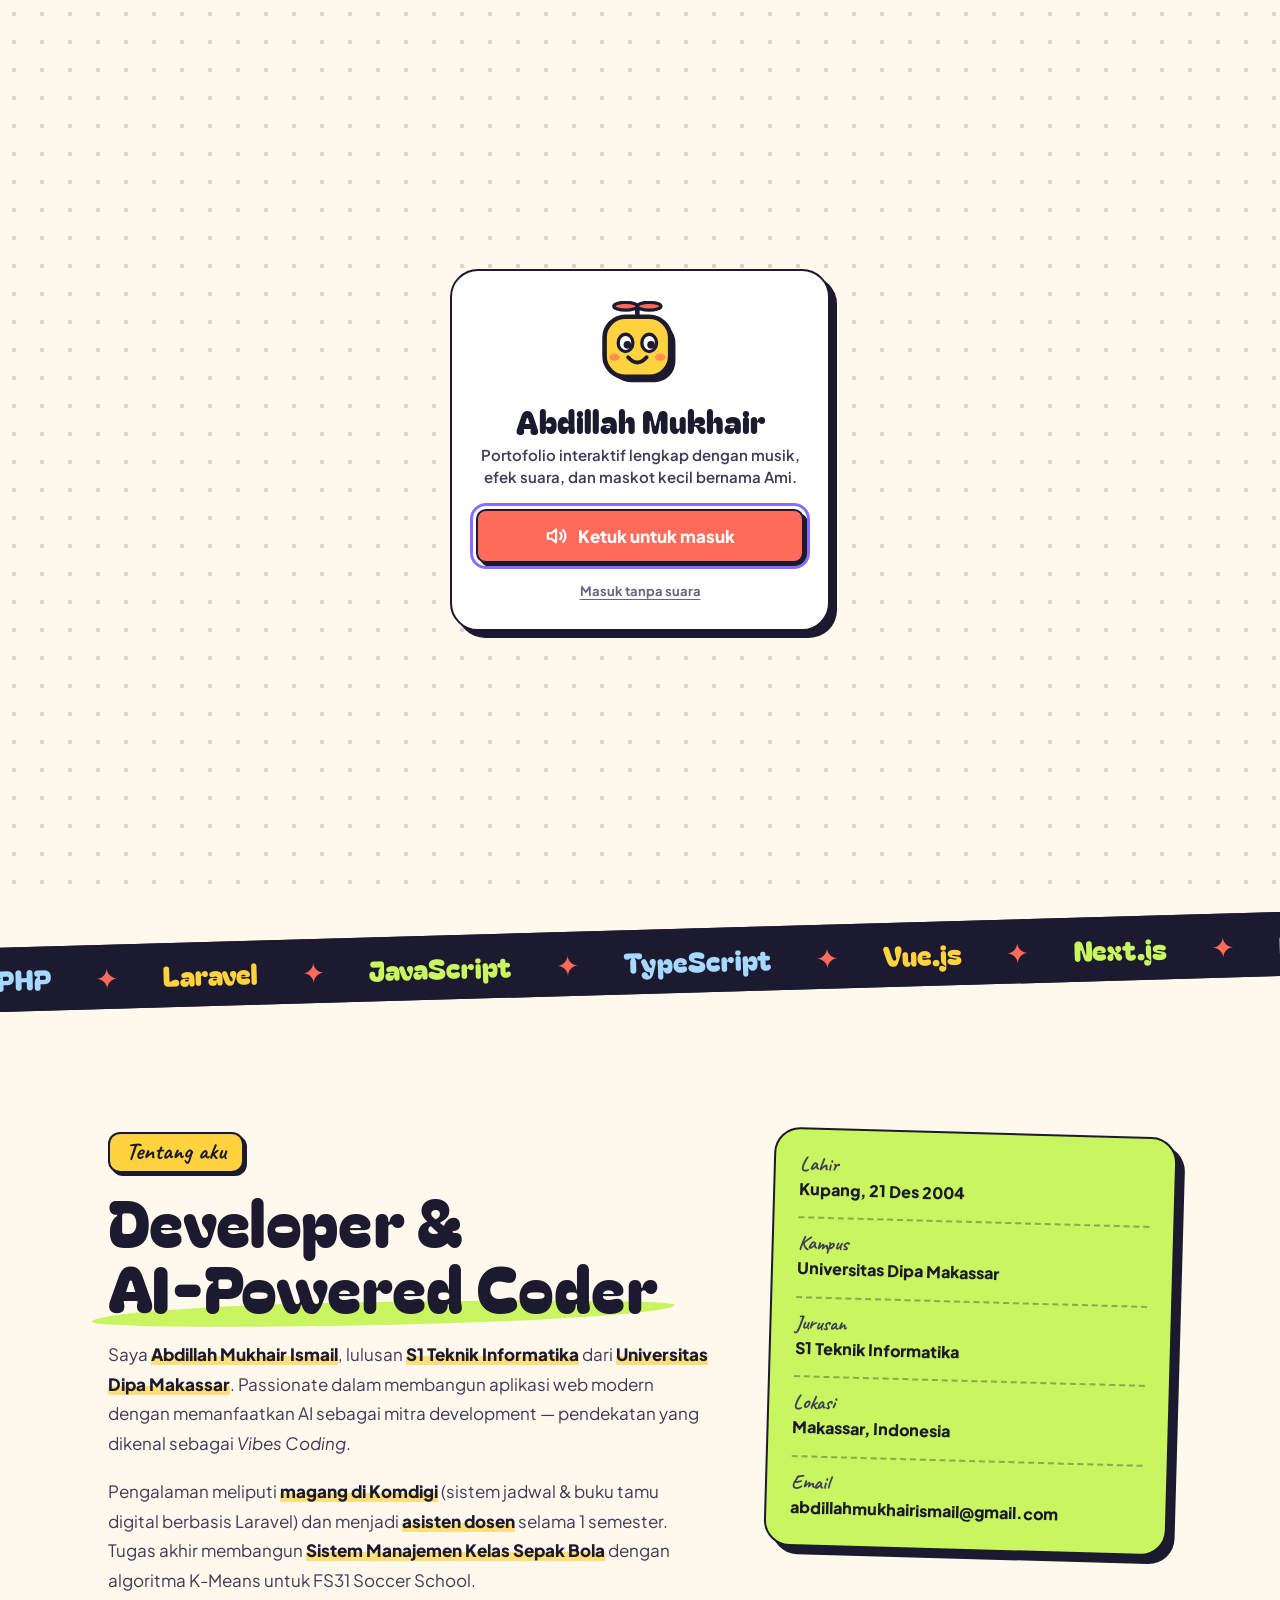
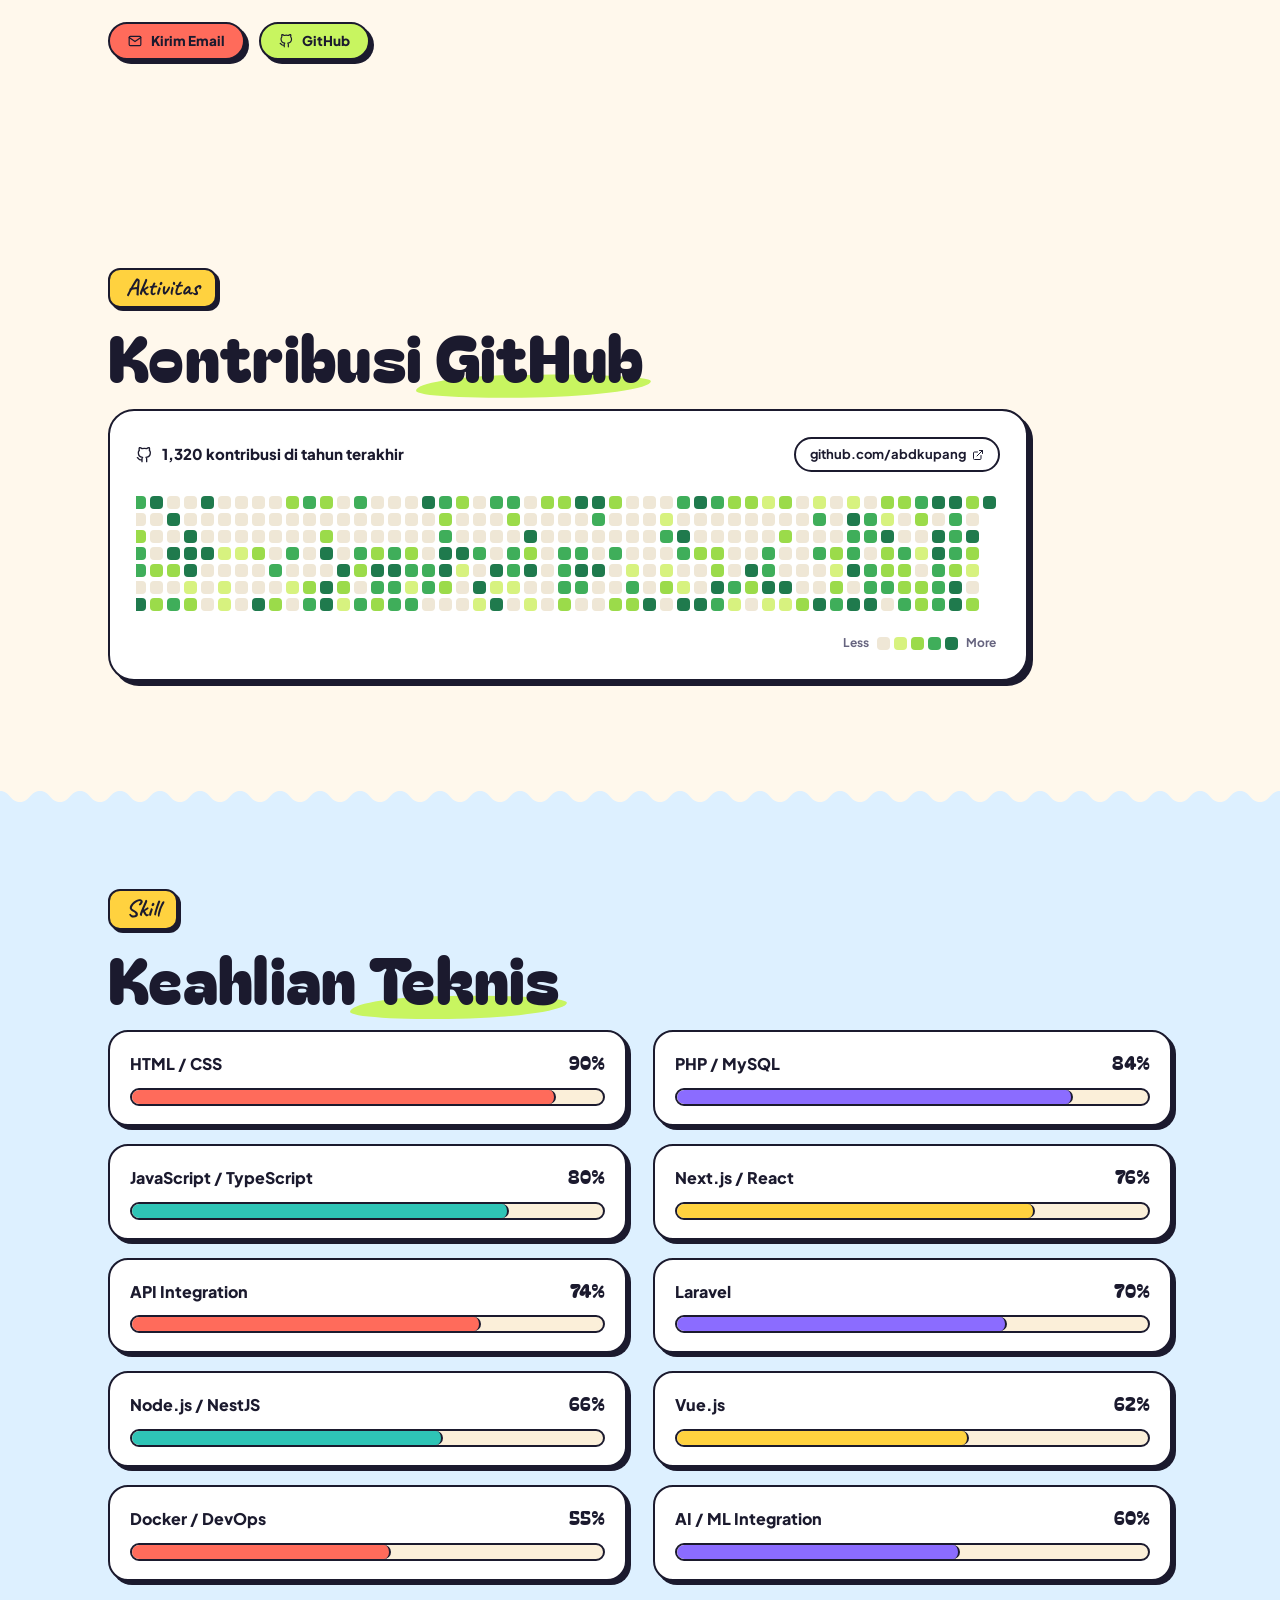
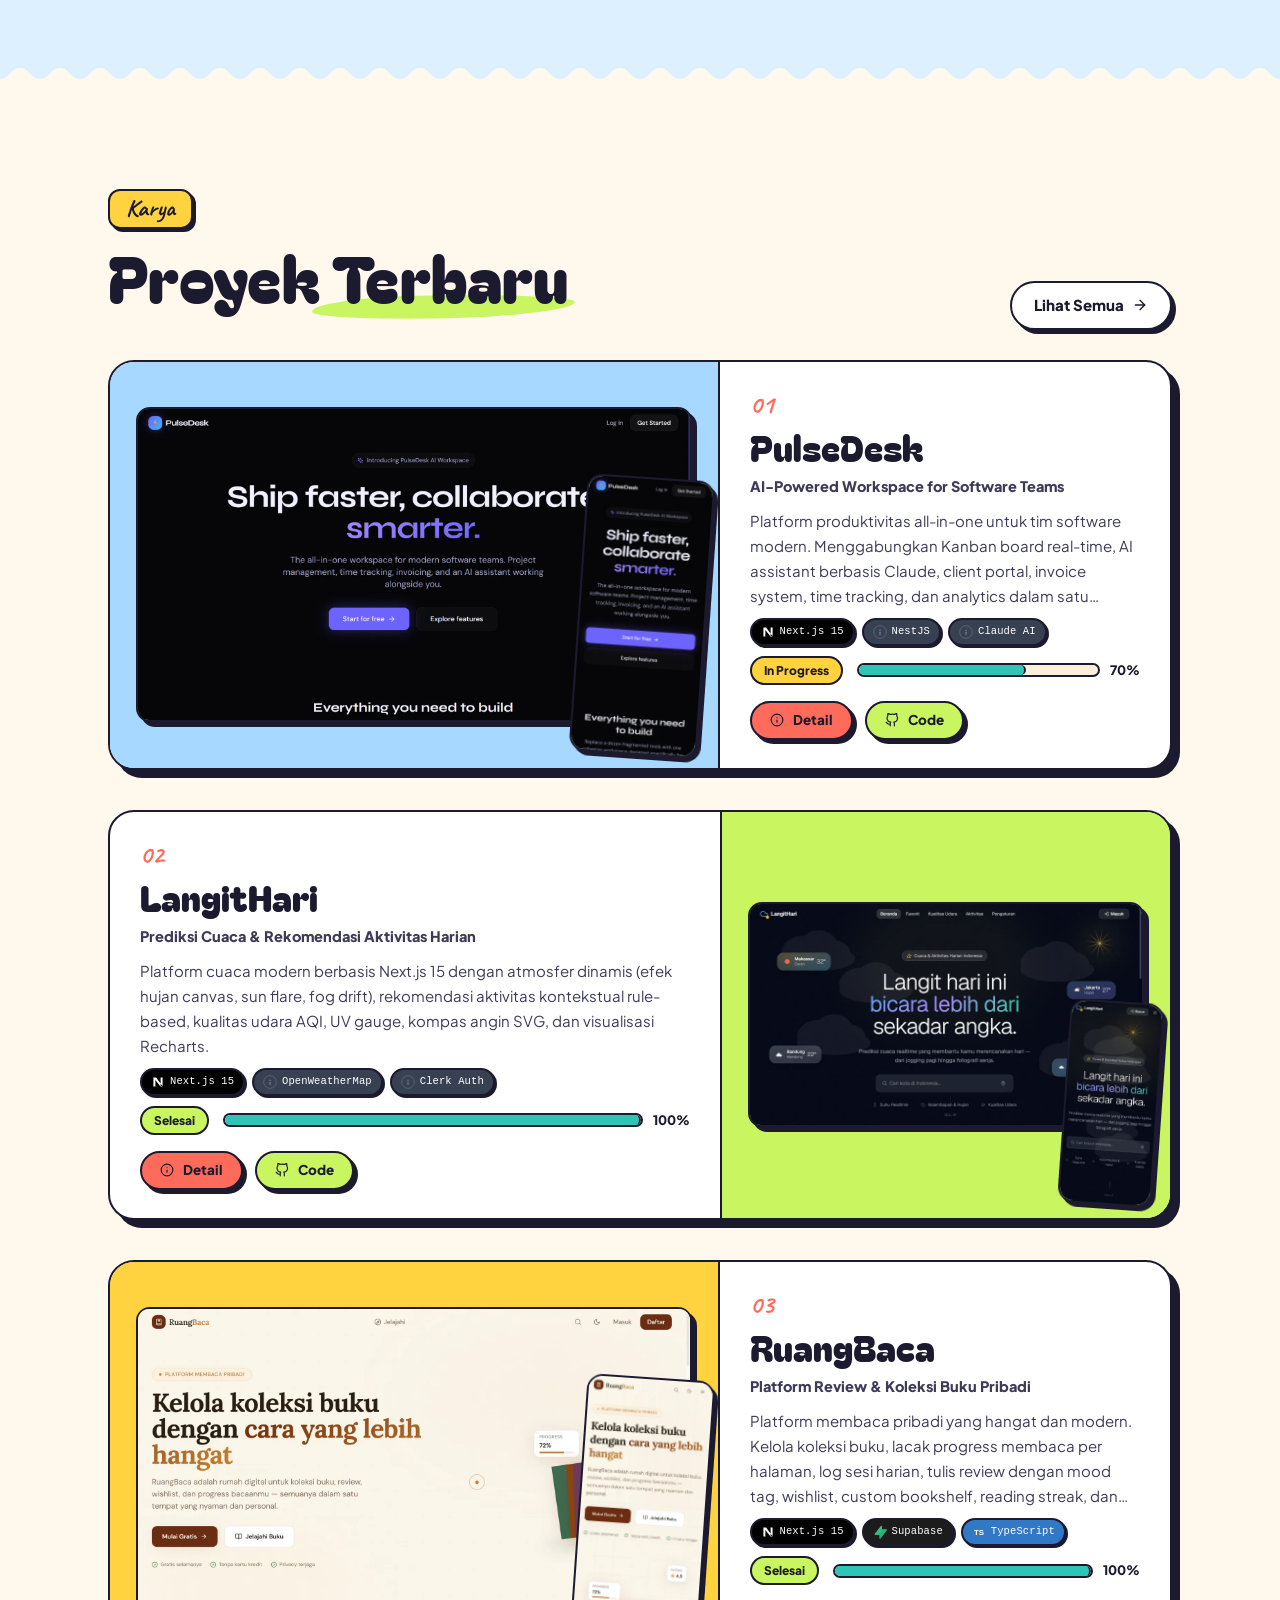
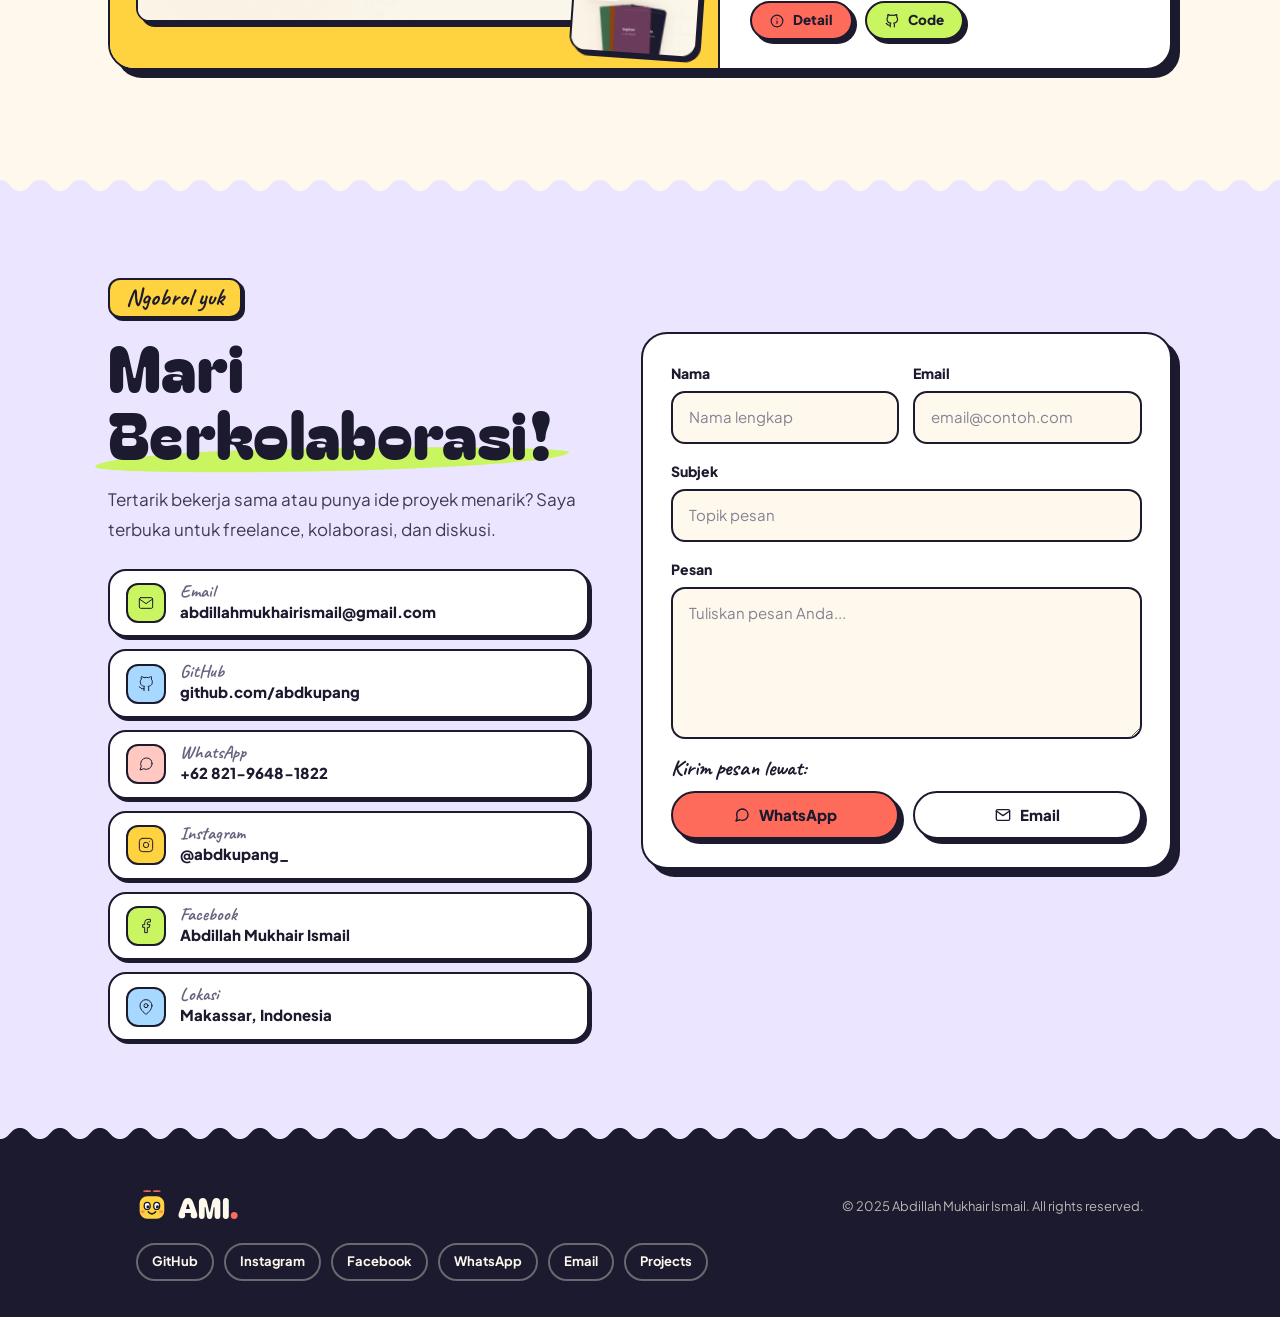
<file: index.html>
<!DOCTYPE html>
<html lang="id">
<head>
  <meta charset="UTF-8">
  <meta name="viewport" content="width=device-width, initial-scale=1.0">
  <meta name="google-site-verification" content="QHIQlYimJU8mULsd7xnKbDprT_v2mAxd_Qn4NeLmTcw" />
  <meta name="description" content="Portofolio Abdillah Mukhair Ismail — Full-Stack Web Developer & AI-Powered Coder dari Makassar. Laravel, Next.js, Vue, Flask. Terbuka untuk freelance dan kolaborasi.">
  <meta name="keywords" content="Abdillah Mukhair Ismail, Abdillah Mukhair, abdkupang, abdkupang_, full stack web developer Makassar, web developer Makassar, programmer Makassar, freelance web developer Makassar, jasa pembuatan website Makassar, AI-powered coder, vibes coding, Laravel, Next.js, Vue, Flask, Teknik Informatika Universitas Dipa Makassar, portfolio web developer">
  <meta name="author" content="Abdillah Mukhair Ismail">
  <meta name="robots" content="index, follow, max-image-preview:large">
  <meta name="theme-color" content="#FFF8EC">
  <link rel="canonical" href="https://abdillahmukhair.my.id/">
  <meta property="og:type" content="website">
  <meta property="og:locale" content="id_ID">
  <meta property="og:site_name" content="Abdillah Mukhair Ismail">
  <meta property="og:title" content="Abdillah Mukhair Ismail — Full-Stack Web Developer Makassar">
  <meta property="og:description" content="Portofolio Abdillah Mukhair Ismail — Full-Stack Web Developer & AI-Powered Coder dari Makassar. Laravel, Next.js, Vue, Flask. Terbuka untuk freelance dan kolaborasi.">
  <meta property="og:url" content="https://abdillahmukhair.my.id/">
  <meta property="og:image" content="https://abdillahmukhair.my.id/og-card.png">
  <meta property="og:image:type" content="image/png">
  <meta property="og:image:width" content="1200">
  <meta property="og:image:height" content="630">
  <meta property="og:image:alt" content="Kartu Abdillah Mukhair Ismail — Full-Stack Web Developer Makassar">
  <meta name="twitter:card" content="summary_large_image">
  <meta name="twitter:title" content="Abdillah Mukhair Ismail — Full-Stack Web Developer Makassar">
  <meta name="twitter:description" content="Portofolio Abdillah Mukhair Ismail — Full-Stack Web Developer & AI-Powered Coder dari Makassar. Laravel, Next.js, Vue, Flask. Terbuka untuk freelance dan kolaborasi.">
  <meta name="twitter:image" content="https://abdillahmukhair.my.id/og-card.png">
  <script type="application/ld+json">
{
  "@context": "https://schema.org",
  "@graph": [
    {
      "@type": "Person",
      "@id": "https://abdillahmukhair.my.id/#person",
      "name": "Abdillah Mukhair Ismail",
      "alternateName": [
        "Abdillah Mukhair",
        "abdkupang",
        "abdkupang_"
      ],
      "jobTitle": "Full-Stack Web Developer",
      "description": "Portofolio Abdillah Mukhair Ismail — Full-Stack Web Developer & AI-Powered Coder dari Makassar. Laravel, Next.js, Vue, Flask. Terbuka untuk freelance dan kolaborasi.",
      "url": "https://abdillahmukhair.my.id/",
      "image": "https://abdillahmukhair.my.id/foto.jpg",
      "email": "mailto:abdillahmukhairismail@gmail.com",
      "address": {
        "@type": "PostalAddress",
        "addressLocality": "Makassar",
        "addressCountry": "ID"
      },
      "alumniOf": {
        "@type": "CollegeOrUniversity",
        "name": "Universitas Dipa Makassar"
      },
      "knowsAbout": [
        "Web development",
        "Full-stack development",
        "Laravel",
        "Next.js",
        "Vue.js",
        "Flask",
        "Vibes coding",
        "AI-assisted development"
      ],
      "sameAs": [
        "https://github.com/abdkupang",
        "https://www.instagram.com/abdkupang_",
        "https://www.facebook.com/share/1AYLiiFK7e/"
      ]
    },
    {
      "@type": "WebSite",
      "@id": "https://abdillahmukhair.my.id/#website",
      "url": "https://abdillahmukhair.my.id/",
      "name": "Abdillah Mukhair Ismail — Portfolio",
      "inLanguage": "id",
      "publisher": {
        "@id": "https://abdillahmukhair.my.id/#person"
      }
    }
  ]
}
  </script>
  <title>Abdillah Mukhair Ismail — Full-Stack Web Developer Makassar | Portfolio</title>
  <link rel="preconnect" href="https://fonts.googleapis.com">
  <link rel="preconnect" href="https://fonts.gstatic.com" crossorigin>
  <link href="https://fonts.googleapis.com/css2?family=Bagel+Fat+One&family=Caveat:wght@600;700&family=Plus+Jakarta+Sans:wght@400;500;600;700;800&display=swap" rel="stylesheet">
  <link rel="preload" as="image" href="foto.jpg" fetchpriority="high">
  <link rel="icon" type="image/svg+xml" href="logo.svg">
  <link rel="icon" type="image/png" sizes="192x192" href="logo-192.png">
  <link rel="apple-touch-icon" href="logo-192.png">
  <link rel="stylesheet" href="theme.css">
  <link rel="stylesheet" href="style.css">
</head>
<body>
<div class="wipe in-anim" aria-hidden="true"><i></i><i></i><i></i><b>AMI.</b></div>
<div class="scroll-progress" id="scrollProgress" aria-hidden="true"></div>


<!-- ── CURSOR ─────────────────────────────── -->
<div id="cursor-dot"></div>
<div id="cursor-ring"></div>

<!-- ── NAV ───────────────────────────────── -->
<nav class="nav" id="nav">
  <div class="nav-inner">
    <a href="index.html" class="nav-logo" aria-label="Abdillah Mukhair — beranda"><img class="logo-mark" src="logo.svg" alt="" width="34" height="36">AMI<span class="logo-dot">.</span></a>
    <ul class="nav-links" id="navLinks">
      <li><a href="#about"    class="nav-link">About</a></li>
      <li><a href="#skills"   class="nav-link">Skills</a></li>
      <li><a href="#projects" class="nav-link">Projects</a></li>
      <li><a href="#contact"  class="nav-link">Contact</a></li>
    </ul>
    <a href="#contact" class="nav-cta">Hire Me</a>
    <button class="nav-toggle" id="navToggle" aria-label="Toggle menu">
      <span></span><span></span>
    </button>
  </div>
</nav>

<!-- ── HERO ──────────────────────────────── -->
<section class="hero" id="hero">
  <div class="hero-grid">

    <div class="hero-copy">
      <div class="hero-eyebrow">
        <span class="hero-eyebrow-dot"></span>
        Terbuka untuk freelance &amp; kolaborasi
      </div>
      <p class="hero-hi" aria-hidden="true">Halo, aku</p>

      <h1 class="hero-h1" id="heroName" aria-label="Abdillah Mukhair — Full-Stack Web Developer">
        <span class="hero-name" aria-hidden="true">Abdillah</span>
        <span class="hero-name" aria-hidden="true">Mukhair</span>
      </h1>
      <p class="hero-role" id="heroRole"><span>Full-Stack Web Developer</span></p>

      <p class="hero-desc">
        Abdillah Mukhair Ismail — membangun pengalaman digital modern
        dengan kode yang bersih, desain yang intuitif, dan bantuan AI.
      </p>

      <div class="hero-actions">
        <a href="#projects" class="btn btn-primary"><svg xmlns="http://www.w3.org/2000/svg" width="16" height="16" viewBox="0 0 24 24" fill="none" stroke="currentColor" stroke-width="2.4" stroke-linecap="round" stroke-linejoin="round"><rect x="3" y="3" width="7" height="7"/><rect x="14" y="3" width="7" height="7"/><rect x="14" y="14" width="7" height="7"/><rect x="3" y="14" width="7" height="7"/></svg> Lihat Proyek</a>
        <a href="#contact" class="btn btn-outline">Hubungi Saya</a>
        <a href="https://github.com/abdkupang" target="_blank" rel="noopener" class="btn btn-ghost" aria-label="GitHub"><svg xmlns="http://www.w3.org/2000/svg" width="16" height="16" viewBox="0 0 24 24" fill="none" stroke="currentColor" stroke-width="2" stroke-linecap="round" stroke-linejoin="round"><path d="M9 19c-5 1.5-5-2.5-7-3m14 6v-3.87a3.37 3.37 0 00-.94-2.61c3.14-.35 6.44-1.54 6.44-7A5.44 5.44 0 0020 4.77 5.07 5.07 0 0019.91 1S18.73.65 16 2.48a13.38 13.38 0 00-7 0C6.27.65 5.09 1 5.09 1A5.07 5.07 0 005 4.77a5.44 5.44 0 00-1.5 3.78c0 5.42 3.3 6.61 6.44 7A3.37 3.37 0 009 18.13V22"/></svg><span class="btn-label">GitHub</span></a>
      </div>

      <div class="hero-stats">
        <div class="hero-stat"><div class="stat-num">2+</div><div class="stat-label">Tahun Exp</div></div>
        <div class="hero-stat"><div class="stat-num">22+</div><div class="stat-label">Proyek</div></div>
        <div class="hero-stat"><div class="stat-num">10+</div><div class="stat-label">Klien</div></div>
      </div>
    </div>

    <div class="hero-visual" id="heroVisual">
      <span class="blob blob-a" data-depth="10" aria-hidden="true"></span>
      <span class="blob blob-b" data-depth="22" aria-hidden="true"></span>
      <div class="hero-photo" id="heroPhoto">
        <img src="foto.jpg" alt="Foto Abdillah Mukhair Ismail" width="900" height="1200"
             decoding="async" fetchpriority="high"
             onerror="this.closest('.hero-photo').classList.add('no-photo')">
        <div class="photo-badge"><span class="photo-badge-dot"></span>Open to Work</div>
      </div>
      <button type="button" class="hero-bubble" id="heroBubble">Ayo bikin sesuatu yang keren!</button>
      <span class="hero-chip chip-1" data-depth="26" role="presentation">Laravel</span>
      <span class="hero-chip chip-2" data-depth="34" role="presentation">Next.js</span>
      <span class="hero-chip chip-3" data-depth="18" role="presentation">Vibes Coding ✦</span>
      <span class="hero-chip sticker st-star" data-depth="40" role="presentation"><svg viewBox="0 0 24 24" fill="#fff" stroke="#1B1A2E" stroke-width="2.2" stroke-linejoin="round"><path d="M12 2.5l2.9 6.1 6.6.8-4.9 4.6 1.3 6.6L12 17.3 6.1 20.6l1.3-6.6L2.5 9.4l6.6-.8z"/></svg></span>
      <span class="hero-chip sticker st-bolt" data-depth="30" role="presentation"><svg viewBox="0 0 24 24" fill="#FFD23F" stroke="#1B1A2E" stroke-width="2.2" stroke-linejoin="round"><path d="M13 2L4 14h7l-1 8 9-12h-7z"/></svg></span>
      <span class="hero-chip sticker st-heart" data-depth="24" role="presentation"><svg viewBox="0 0 24 24" fill="#fff" stroke="#1B1A2E" stroke-width="2.2" stroke-linejoin="round"><path d="M12 21s-8-5.2-8-11a4.6 4.6 0 018-3 4.6 4.6 0 018 3c0 5.8-8 11-8 11z"/></svg></span>
    </div>

  </div>

  <a href="#about" class="hero-scroll" aria-label="Scroll ke bagian About">
    <div class="scroll-track"><div class="scroll-thumb"></div></div>
    <span class="scroll-label">scroll</span>
  </a>
</section>

<div class="marquee-clip"><div class="marquee-wrap" aria-hidden="true">
  <div class="marquee" id="marquee">
    <span>PHP</span><span>Laravel</span><span>JavaScript</span><span>TypeScript</span><span>Vue.js</span><span>Next.js</span><span>Node.js</span><span>MySQL</span><span>Vibes Coding</span><span>AI-Assisted</span>
  </div>
</div></div>

<!-- ── ABOUT ──────────────────────────────── -->
<section class="section" id="about">
  <div class="container">
    <div class="about-grid">

      <div class="about-content">
        <div class="section-eyebrow reveal">Tentang aku</div>
        <h2 class="section-title reveal" style="--d:.08s">
          Developer &amp;<br><em>AI-Powered Coder</em>
        </h2>

        <p class="body-text reveal" style="--d:.14s">
          Saya <strong>Abdillah Mukhair Ismail</strong>, lulusan <strong>S1 Teknik Informatika</strong>
          dari <strong>Universitas Dipa Makassar</strong>. Passionate dalam membangun aplikasi web
          modern dengan memanfaatkan AI sebagai mitra development —
          pendekatan yang dikenal sebagai <em>Vibes Coding</em>.
        </p>
        <p class="body-text reveal" style="--d:.2s">
          Pengalaman meliputi <strong>magang di Komdigi</strong> (sistem jadwal &amp; buku tamu
          digital berbasis Laravel) dan menjadi <strong>asisten dosen</strong> selama 1 semester.
          Tugas akhir membangun <strong>Sistem Manajemen Kelas Sepak Bola</strong> dengan
          algoritma K-Means untuk FS31 Soccer School.
        </p>

        <div class="about-actions reveal" style="--d:.26s">
          <a href="mailto:abdillahmukhairismail@gmail.com" class="btn btn-primary btn-sm">
            <svg xmlns="http://www.w3.org/2000/svg" width="14" height="14" viewBox="0 0 24 24" fill="none" stroke="currentColor" stroke-width="2" stroke-linecap="round" stroke-linejoin="round"><path d="M4 4h16c1.1 0 2 .9 2 2v12c0 1.1-.9 2-2 2H4c-1.1 0-2-.9-2-2V6c0-1.1.9-2 2-2z"/><polyline points="22,6 12,13 2,6"/></svg>
            Kirim Email
          </a>
          <a href="https://github.com/abdkupang" target="_blank" rel="noopener" class="btn btn-ghost btn-sm">
            <svg xmlns="http://www.w3.org/2000/svg" width="14" height="14" viewBox="0 0 24 24" fill="none" stroke="currentColor" stroke-width="2" stroke-linecap="round" stroke-linejoin="round"><path d="M9 19c-5 1.5-5-2.5-7-3m14 6v-3.87a3.37 3.37 0 00-.94-2.61c3.14-.35 6.44-1.54 6.44-7A5.44 5.44 0 0020 4.77 5.07 5.07 0 0019.91 1S18.73.65 16 2.48a13.38 13.38 0 00-7 0C6.27.65 5.09 1 5.09 1A5.07 5.07 0 005 4.77a5.44 5.44 0 00-1.5 3.78c0 5.42 3.3 6.61 6.44 7A3.37 3.37 0 009 18.13V22"/></svg>
            GitHub
          </a>
        </div>
      </div>

      <div class="about-info reveal reveal-right" style="--d:.12s">
        <div class="info-row">
          <span class="info-key">Lahir</span>
          <span class="info-val">Kupang, 21 Des 2004</span>
        </div>
        <div class="info-row">
          <span class="info-key">Kampus</span>
          <span class="info-val">Universitas Dipa Makassar</span>
        </div>
        <div class="info-row">
          <span class="info-key">Jurusan</span>
          <span class="info-val">S1 Teknik Informatika</span>
        </div>
        <div class="info-row">
          <span class="info-key">Lokasi</span>
          <span class="info-val">Makassar, Indonesia</span>
        </div>
        <div class="info-row">
          <span class="info-key">Email</span>
          <span class="info-val">abdillahmukhairismail@gmail.com</span>
        </div>
      </div>

    </div>
  </div>
</section>

<!-- ── GITHUB CONTRIBUTIONS ─────────────── -->
<section class="section section-gh" id="github">
  <div class="container">
    <div class="section-eyebrow reveal">Aktivitas</div>
    <h2 class="section-title reveal" style="--d:.08s">Kontribusi<em> GitHub</em></h2>
    <div class="gh-contrib-wrap reveal" style="--d:.14s">
      <div class="gh-contrib-header">
        <div class="gh-contrib-meta">
          <svg xmlns="http://www.w3.org/2000/svg" width="16" height="16" viewBox="0 0 24 24" fill="none" stroke="currentColor" stroke-width="2" stroke-linecap="round" stroke-linejoin="round"><path d="M9 19c-5 1.5-5-2.5-7-3m14 6v-3.87a3.37 3.37 0 00-.94-2.61c3.14-.35 6.44-1.54 6.44-7A5.44 5.44 0 0020 4.77 5.07 5.07 0 0019.91 1S18.73.65 16 2.48a13.38 13.38 0 00-7 0C6.27.65 5.09 1 5.09 1A5.07 5.07 0 005 4.77a5.44 5.44 0 00-1.5 3.78c0 5.42 3.3 6.61 6.44 7A3.37 3.37 0 009 18.13V22"/></svg>
          <span id="ghContribCount">Loading...</span>
        </div>
        <a href="https://github.com/abdkupang" target="_blank" class="gh-profile-link">
          github.com/abdkupang
          <svg xmlns="http://www.w3.org/2000/svg" width="12" height="12" viewBox="0 0 24 24" fill="none" stroke="currentColor" stroke-width="2" stroke-linecap="round" stroke-linejoin="round"><path d="M18 13v6a2 2 0 01-2 2H5a2 2 0 01-2-2V8a2 2 0 012-2h6"/><polyline points="15 3 21 3 21 9"/><line x1="10" y1="14" x2="21" y2="3"/></svg>
        </a>
      </div>
      <div class="gh-heatmap-scroll">
        <div class="gh-heatmap" id="ghHeatmap"></div>
      </div>
      <div class="gh-contrib-footer">
        <div class="gh-legend">
          <span class="gh-legend-label">Less</span>
          <span class="gh-cell gh-l0"></span>
          <span class="gh-cell gh-l1"></span>
          <span class="gh-cell gh-l2"></span>
          <span class="gh-cell gh-l3"></span>
          <span class="gh-cell gh-l4"></span>
          <span class="gh-legend-label">More</span>
        </div>
      </div>
    </div>
  </div>
</section>

<!-- ── SKILLS ─────────────────────────────── -->
<section class="section section-alt" id="skills">
  <div class="container">
    <div class="section-eyebrow reveal">Skill</div>
    <h2 class="section-title reveal" style="--d:.08s">Keahlian<em> Teknis</em></h2>

    <div class="skills-grid" id="skillsGrid">
      <!-- Rendered by JS from SKILLS data -->
    </div>
  </div>
</section>

<!-- ── PROJECTS ───────────────────────────── -->
<section class="section" id="projects">
  <div class="container">
    <div class="projects-intro">
      <div>
        <div class="section-eyebrow reveal">Karya</div>
        <h2 class="section-title reveal" style="--d:.08s">Proyek<em> Terbaru</em></h2>
      </div>
      <a href="projects.html" class="link-view-all reveal" style="--d:.12s">
        Lihat Semua
        <svg xmlns="http://www.w3.org/2000/svg" width="16" height="16" viewBox="0 0 24 24" fill="none" stroke="currentColor" stroke-width="2" stroke-linecap="round" stroke-linejoin="round"><line x1="5" y1="12" x2="19" y2="12"/><polyline points="12 5 19 12 12 19"/></svg>
      </a>
    </div>

    <div class="featured-list" id="featuredList">
      <!-- Rendered by JS -->
    </div>
  </div>
</section>

<!-- ── CONTACT ───────────────────────────── -->
<section class="section section-alt" id="contact">
  <div class="container">
    <div class="section-eyebrow reveal">Ngobrol yuk</div>
    <div class="contact-grid">

      <div class="reveal reveal-left">
        <h2 class="section-title">Mari<br><em>Berkolaborasi!</em></h2>
        <p class="body-text">
          Tertarik bekerja sama atau punya ide proyek menarik?
          Saya terbuka untuk freelance, kolaborasi, dan diskusi.
        </p>

        <div class="contact-links">
          <a href="mailto:abdillahmukhairismail@gmail.com" class="contact-link">
            <span class="contact-link-icon">
              <svg xmlns="http://www.w3.org/2000/svg" width="16" height="16" viewBox="0 0 24 24" fill="none" stroke="currentColor" stroke-width="1.5" stroke-linecap="round" stroke-linejoin="round"><path d="M4 4h16c1.1 0 2 .9 2 2v12c0 1.1-.9 2-2 2H4c-1.1 0-2-.9-2-2V6c0-1.1.9-2 2-2z"/><polyline points="22,6 12,13 2,6"/></svg>
            </span>
            <span>
              <span class="contact-link-label">Email</span>
              <span class="contact-link-value">abdillahmukhairismail@gmail.com</span>
            </span>
          </a>
          <a href="https://github.com/abdkupang" target="_blank" class="contact-link">
            <span class="contact-link-icon">
              <svg xmlns="http://www.w3.org/2000/svg" width="16" height="16" viewBox="0 0 24 24" fill="none" stroke="currentColor" stroke-width="1.5" stroke-linecap="round" stroke-linejoin="round"><path d="M9 19c-5 1.5-5-2.5-7-3m14 6v-3.87a3.37 3.37 0 00-.94-2.61c3.14-.35 6.44-1.54 6.44-7A5.44 5.44 0 0020 4.77 5.07 5.07 0 0019.91 1S18.73.65 16 2.48a13.38 13.38 0 00-7 0C6.27.65 5.09 1 5.09 1A5.07 5.07 0 005 4.77a5.44 5.44 0 00-1.5 3.78c0 5.42 3.3 6.61 6.44 7A3.37 3.37 0 009 18.13V22"/></svg>
            </span>
            <span>
              <span class="contact-link-label">GitHub</span>
              <span class="contact-link-value">github.com/abdkupang</span>
            </span>
          </a>
          <a href="https://wa.me/6282196481822" target="_blank" rel="noopener" class="contact-link">
            <span class="contact-link-icon">
              <svg xmlns="http://www.w3.org/2000/svg" width="16" height="16" viewBox="0 0 24 24" fill="none" stroke="currentColor" stroke-width="1.5" stroke-linecap="round" stroke-linejoin="round"><path d="M21 11.5a8.38 8.38 0 01-.9 3.8 8.5 8.5 0 01-7.6 4.7 8.38 8.38 0 01-3.8-.9L3 21l1.9-5.7a8.38 8.38 0 01-.9-3.8 8.5 8.5 0 014.7-7.6 8.38 8.38 0 013.8-.9h.5a8.48 8.48 0 018 8v.5z"/></svg>
            </span>
            <span>
              <span class="contact-link-label">WhatsApp</span>
              <span class="contact-link-value">+62 821-9648-1822</span>
            </span>
          </a>
          <a href="https://www.instagram.com/abdkupang_" target="_blank" rel="noopener" class="contact-link">
            <span class="contact-link-icon">
              <svg xmlns="http://www.w3.org/2000/svg" width="16" height="16" viewBox="0 0 24 24" fill="none" stroke="currentColor" stroke-width="1.5" stroke-linecap="round" stroke-linejoin="round"><rect x="2" y="2" width="20" height="20" rx="5" ry="5"/><path d="M16 11.37A4 4 0 1112.63 8 4 4 0 0116 11.37z"/><line x1="17.5" y1="6.5" x2="17.51" y2="6.5"/></svg>
            </span>
            <span>
              <span class="contact-link-label">Instagram</span>
              <span class="contact-link-value">@abdkupang_</span>
            </span>
          </a>
          <a href="https://www.facebook.com/share/1AYLiiFK7e/" target="_blank" rel="noopener" class="contact-link">
            <span class="contact-link-icon">
              <svg xmlns="http://www.w3.org/2000/svg" width="16" height="16" viewBox="0 0 24 24" fill="none" stroke="currentColor" stroke-width="1.5" stroke-linecap="round" stroke-linejoin="round"><path d="M18 2h-3a5 5 0 00-5 5v3H7v4h3v8h4v-8h3l1-4h-4V7a1 1 0 011-1h3z"/></svg>
            </span>
            <span>
              <span class="contact-link-label">Facebook</span>
              <span class="contact-link-value">Abdillah Mukhair Ismail</span>
            </span>
          </a>
          <div class="contact-link" style="cursor:default">
            <span class="contact-link-icon">
              <svg xmlns="http://www.w3.org/2000/svg" width="16" height="16" viewBox="0 0 24 24" fill="none" stroke="currentColor" stroke-width="1.5" stroke-linecap="round" stroke-linejoin="round"><path d="M21 10c0 7-9 13-9 13s-9-6-9-13a9 9 0 0118 0z"/><circle cx="12" cy="10" r="3"/></svg>
            </span>
            <span>
              <span class="contact-link-label">Lokasi</span>
              <span class="contact-link-value">Makassar, Indonesia</span>
            </span>
          </div>
        </div>
      </div>

      <form class="contact-form reveal reveal-right" id="contactForm" data-wa="6282196481822" data-email="abdillahmukhairismail@gmail.com">
        <div class="form-row">
          <div class="form-group">
            <label class="form-label" for="name">Nama</label>
            <input class="form-control" type="text" id="name" placeholder="Nama lengkap" required>
          </div>
          <div class="form-group">
            <label class="form-label" for="email">Email</label>
            <input class="form-control" type="email" id="email" placeholder="email@contoh.com" required>
          </div>
        </div>
        <div class="form-group">
          <label class="form-label" for="subject">Subjek</label>
          <input class="form-control" type="text" id="subject" placeholder="Topik pesan" required>
        </div>
        <div class="form-group">
          <label class="form-label" for="message">Pesan</label>
          <textarea class="form-control" id="message" rows="5" placeholder="Tuliskan pesan Anda..." required></textarea>
        </div>
        <p class="form-hint">Kirim pesan lewat:</p>
        <div class="form-actions">
          <button type="submit" class="btn btn-primary" id="sendWa">
            <svg xmlns="http://www.w3.org/2000/svg" width="16" height="16" viewBox="0 0 24 24" fill="none" stroke="currentColor" stroke-width="2" stroke-linecap="round" stroke-linejoin="round"><path d="M21 11.5a8.38 8.38 0 01-.9 3.8 8.5 8.5 0 01-7.6 4.7 8.38 8.38 0 01-3.8-.9L3 21l1.9-5.7a8.38 8.38 0 01-.9-3.8 8.5 8.5 0 014.7-7.6 8.38 8.38 0 013.8-.9h.5a8.48 8.48 0 018 8v.5z"/></svg>
            WhatsApp
          </button>
          <button type="button" class="btn btn-outline" id="sendMail">
            <svg xmlns="http://www.w3.org/2000/svg" width="16" height="16" viewBox="0 0 24 24" fill="none" stroke="currentColor" stroke-width="2" stroke-linecap="round" stroke-linejoin="round"><path d="M4 4h16c1.1 0 2 .9 2 2v12c0 1.1-.9 2-2 2H4c-1.1 0-2-.9-2-2V6c0-1.1.9-2 2-2z"/><polyline points="22,6 12,13 2,6"/></svg>
            Email
          </button>
        </div>
      </form>

    </div>
  </div>
</section>

<!-- ── FOOTER ─────────────────────────────── -->
<footer class="footer">
  <div class="container">
    <div class="footer-inner">
      <a href="index.html" class="nav-logo" aria-label="Abdillah Mukhair — beranda"><img class="logo-mark" src="logo.svg" alt="" width="34" height="36">AMI<span class="logo-dot">.</span></a>
      <p class="footer-copy">© 2025 Abdillah Mukhair Ismail. All rights reserved.</p>
      <div class="footer-links">
        <a href="https://github.com/abdkupang" target="_blank" rel="noopener">GitHub</a>
        <a href="https://www.instagram.com/abdkupang_" target="_blank" rel="noopener">Instagram</a>
        <a href="https://www.facebook.com/share/1AYLiiFK7e/" target="_blank" rel="noopener">Facebook</a>
        <a href="https://wa.me/6282196481822" target="_blank" rel="noopener">WhatsApp</a>
        <a href="mailto:abdillahmukhairismail@gmail.com">Email</a>
        <a href="projects.html">Projects</a>
      </div>
    </div>
  </div>
</footer>

<script src="data.js"></script>
<script src="tech-icons.js"></script>
<script src="github.js"></script>
<script src="sfx.js"></script>
<script src="music.js"></script>
<script src="gate.js"></script>
<script src="cursor.js"></script>
<script src="script.js"></script>
<script src="physics.js"></script>
<script src="fx.js"></script>
<script src="critter.js"></script>
</body>
</html>
</file>
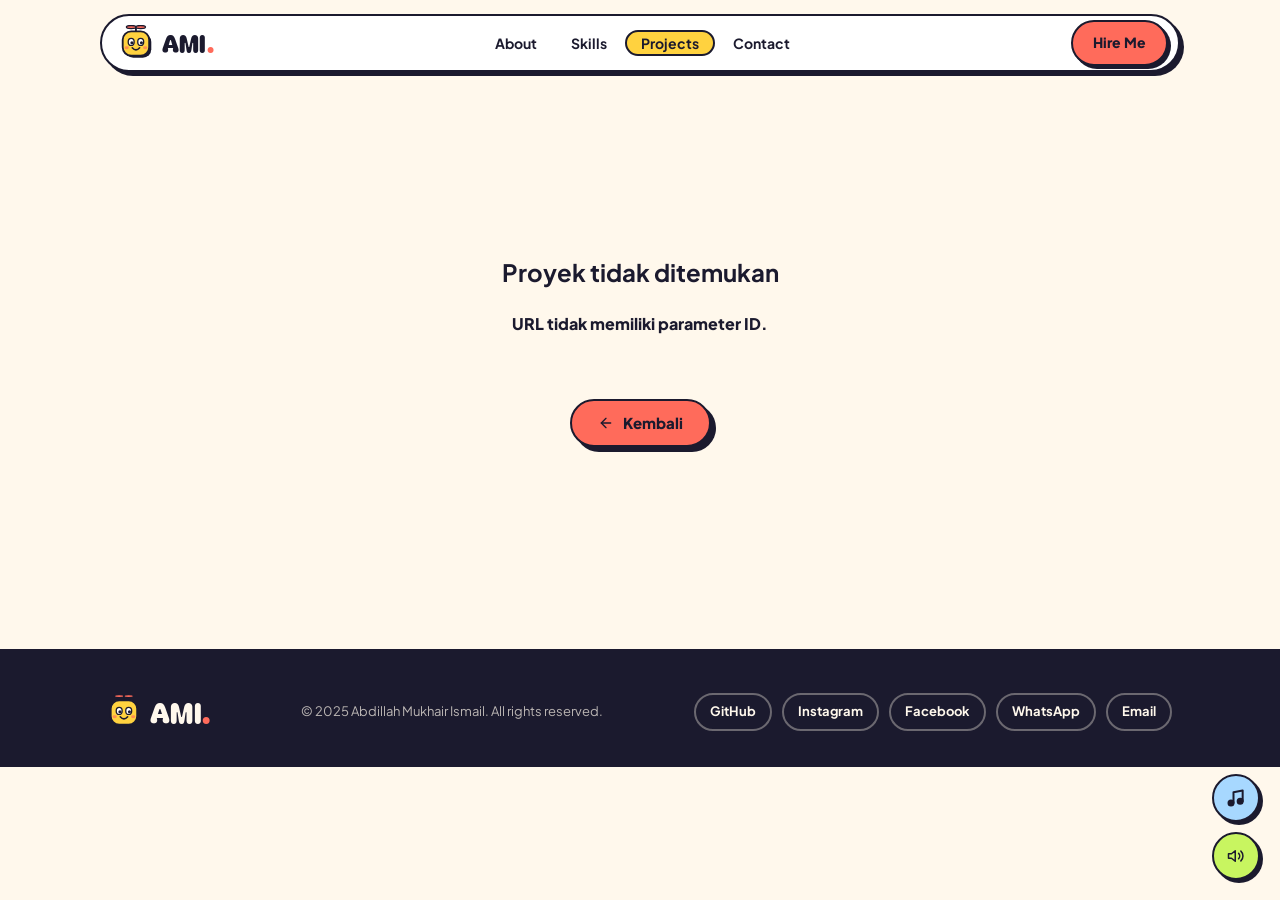
<file: project-detail.html>
<!DOCTYPE html>
<html lang="id">
<head>
  <meta charset="UTF-8">
  <meta name="viewport" content="width=device-width, initial-scale=1.0">
  <title>Detail Proyek — Abdillah Mukhair Ismail</title>
  <meta name="description" content="Detail proyek web karya Abdillah Mukhair Ismail, Full-Stack Web Developer Makassar: teknologi, fitur, dan tampilan aplikasi.">
  <meta name="robots" content="index, follow">
  <link rel="preconnect" href="https://fonts.googleapis.com">
  <link rel="preconnect" href="https://fonts.gstatic.com" crossorigin>
  <link href="https://fonts.googleapis.com/css2?family=Bagel+Fat+One&family=Caveat:wght@600;700&family=Plus+Jakarta+Sans:wght@400;500;600;700;800&display=swap" rel="stylesheet">
  <link rel="icon" type="image/svg+xml" href="logo.svg">
  <link rel="icon" type="image/png" sizes="192x192" href="logo-192.png">
  <link rel="apple-touch-icon" href="logo-192.png">
  <link rel="stylesheet" href="theme.css">
  <link rel="stylesheet" href="detail.css">
  <meta property="og:type" content="website">
  <meta property="og:site_name" content="Abdillah Mukhair Ismail">
  <meta property="og:image" content="https://abdillahmukhair.my.id/og-card.png">
  <meta property="og:image:width" content="1200">
  <meta property="og:image:height" content="630">
  <meta name="twitter:card" content="summary_large_image">
  <meta name="twitter:image" content="https://abdillahmukhair.my.id/og-card.png">
</head>
<body>
<div class="wipe in-anim" aria-hidden="true"><i></i><i></i><i></i><b>AMI.</b></div>
<div class="scroll-progress" id="scrollProgress" aria-hidden="true"></div>

<div id="cd"></div><div id="cr"></div>
<nav class="nav" id="nav">
  <div class="nav-inner">
    <a href="index.html" class="nav-logo" aria-label="Abdillah Mukhair — beranda"><img class="logo-mark" src="logo.svg" alt="" width="34" height="36">AMI<span class="logo-dot">.</span></a>
    <ul class="nav-links" id="navLinks">
      <li><a href="index.html#about"   class="nav-link">About</a></li>
      <li><a href="index.html#skills"  class="nav-link">Skills</a></li>
      <li><a href="projects.html"      class="nav-link active">Projects</a></li>
      <li><a href="index.html#contact" class="nav-link">Contact</a></li>
    </ul>
    <a href="index.html#contact" class="nav-cta">Hire Me</a>
    <button class="nav-toggle" id="navToggle"><span></span><span></span></button>
  </div>
</nav>
<div class="page">
  <div class="back-row rev">
    <a href="projects.html" class="back-btn">
      <svg width="16" height="16" viewBox="0 0 24 24" fill="none" stroke="currentColor" stroke-width="2" stroke-linecap="round" stroke-linejoin="round"><line x1="19" y1="12" x2="5" y2="12"/><polyline points="12 19 5 12 12 5"/></svg>
      Semua Proyek
    </a>
    <div class="top-actions" id="topActions"></div>
  </div>
  <div id="detail" class="d-loading"><div class="spinner"></div></div>
</div>
<footer class="footer">
  <div class="footer-inner">
    <a href="index.html" class="nav-logo" aria-label="Abdillah Mukhair — beranda"><img class="logo-mark" src="logo.svg" alt="" width="34" height="36">AMI<span class="logo-dot">.</span></a>
    <p class="footer-copy">© 2025 Abdillah Mukhair Ismail. All rights reserved.</p>
    <div class="footer-links">
      <a href="https://github.com/abdkupang" target="_blank" rel="noopener">GitHub</a>
      <a href="https://www.instagram.com/abdkupang_" target="_blank" rel="noopener">Instagram</a>
      <a href="https://www.facebook.com/share/1AYLiiFK7e/" target="_blank" rel="noopener">Facebook</a>
      <a href="https://wa.me/6282196481822" target="_blank" rel="noopener">WhatsApp</a>
      <a href="mailto:abdillahmukhairismail@gmail.com">Email</a>
    </div>
  </div>
</footer>
<script src="data.js"></script>
<script src="tech-icons.js"></script>
<script src="sfx.js"></script>
<script src="music.js"></script>
<script src="gate.js"></script>
<script src="cursor.js"></script>
<script src="detail.js"></script>
<script src="physics.js"></script>
<script src="fx.js"></script>
<script src="critter.js"></script>
</body>
</html>
</file>
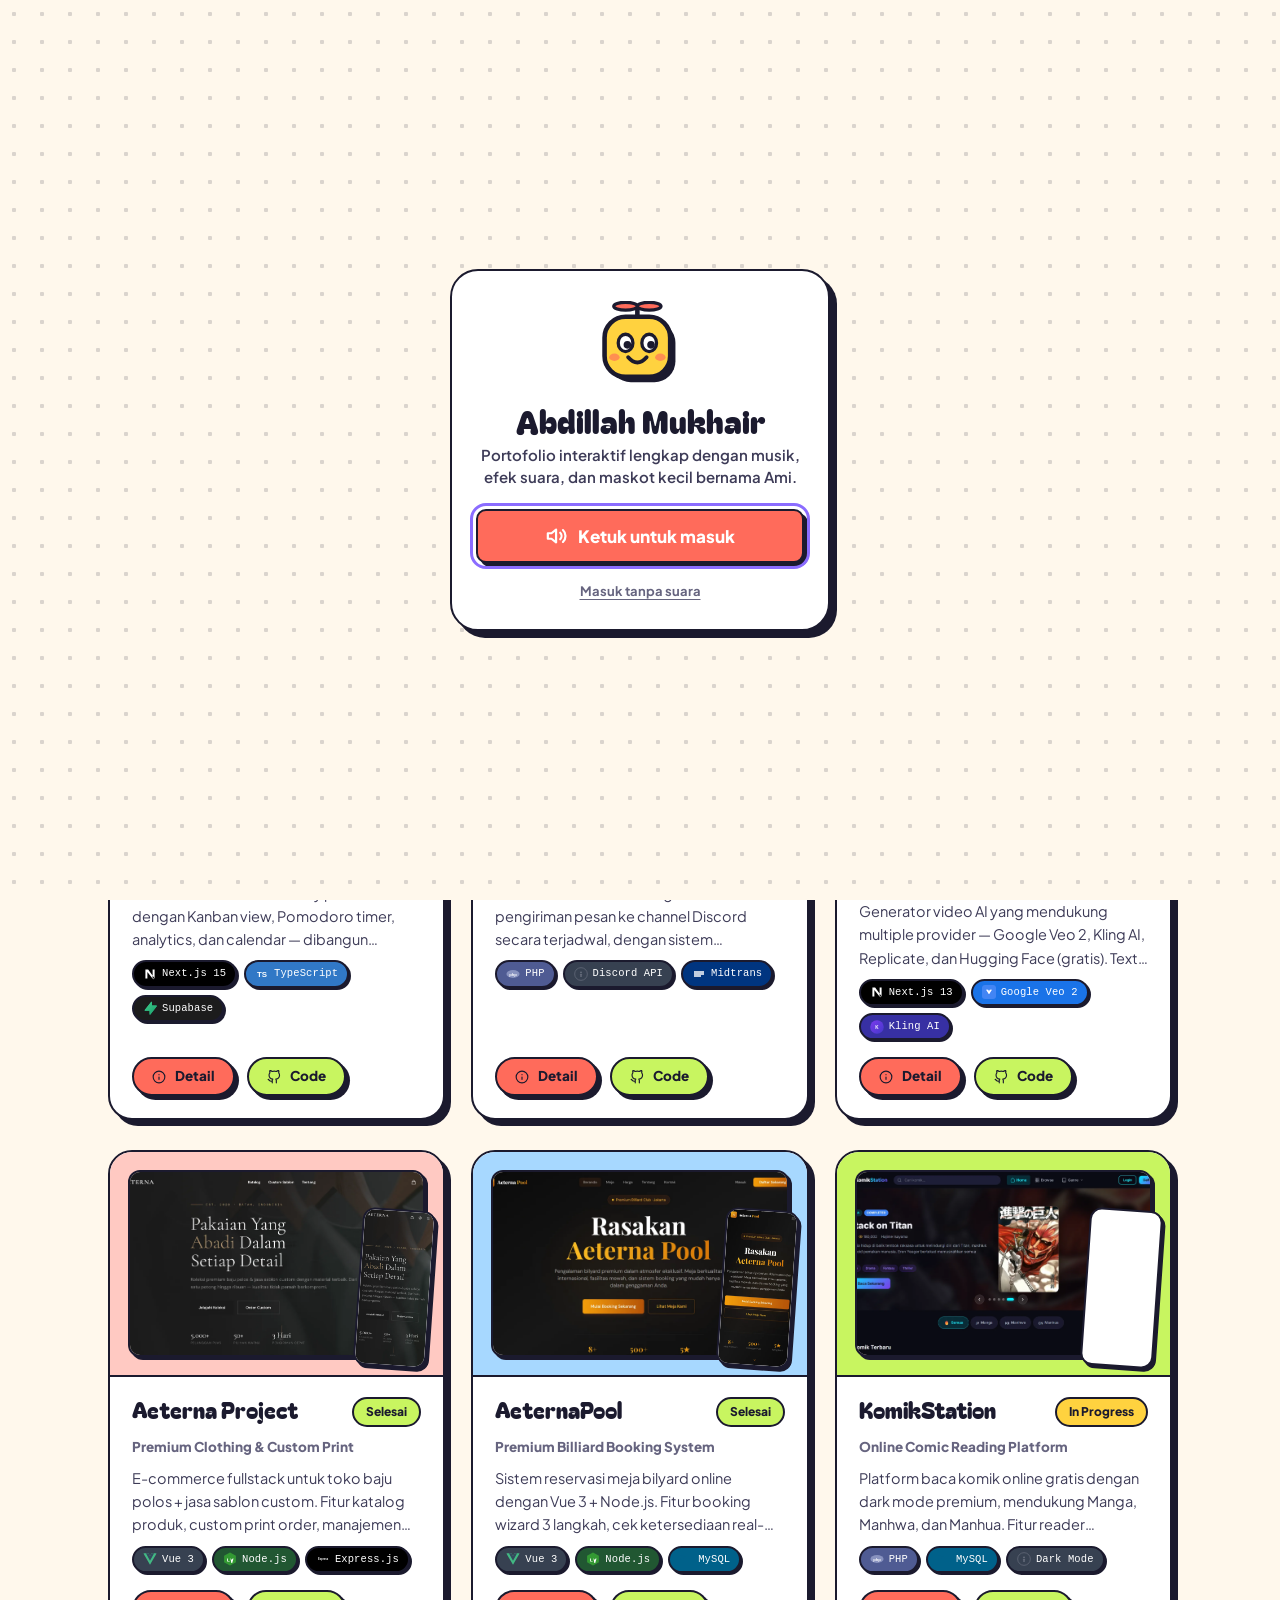
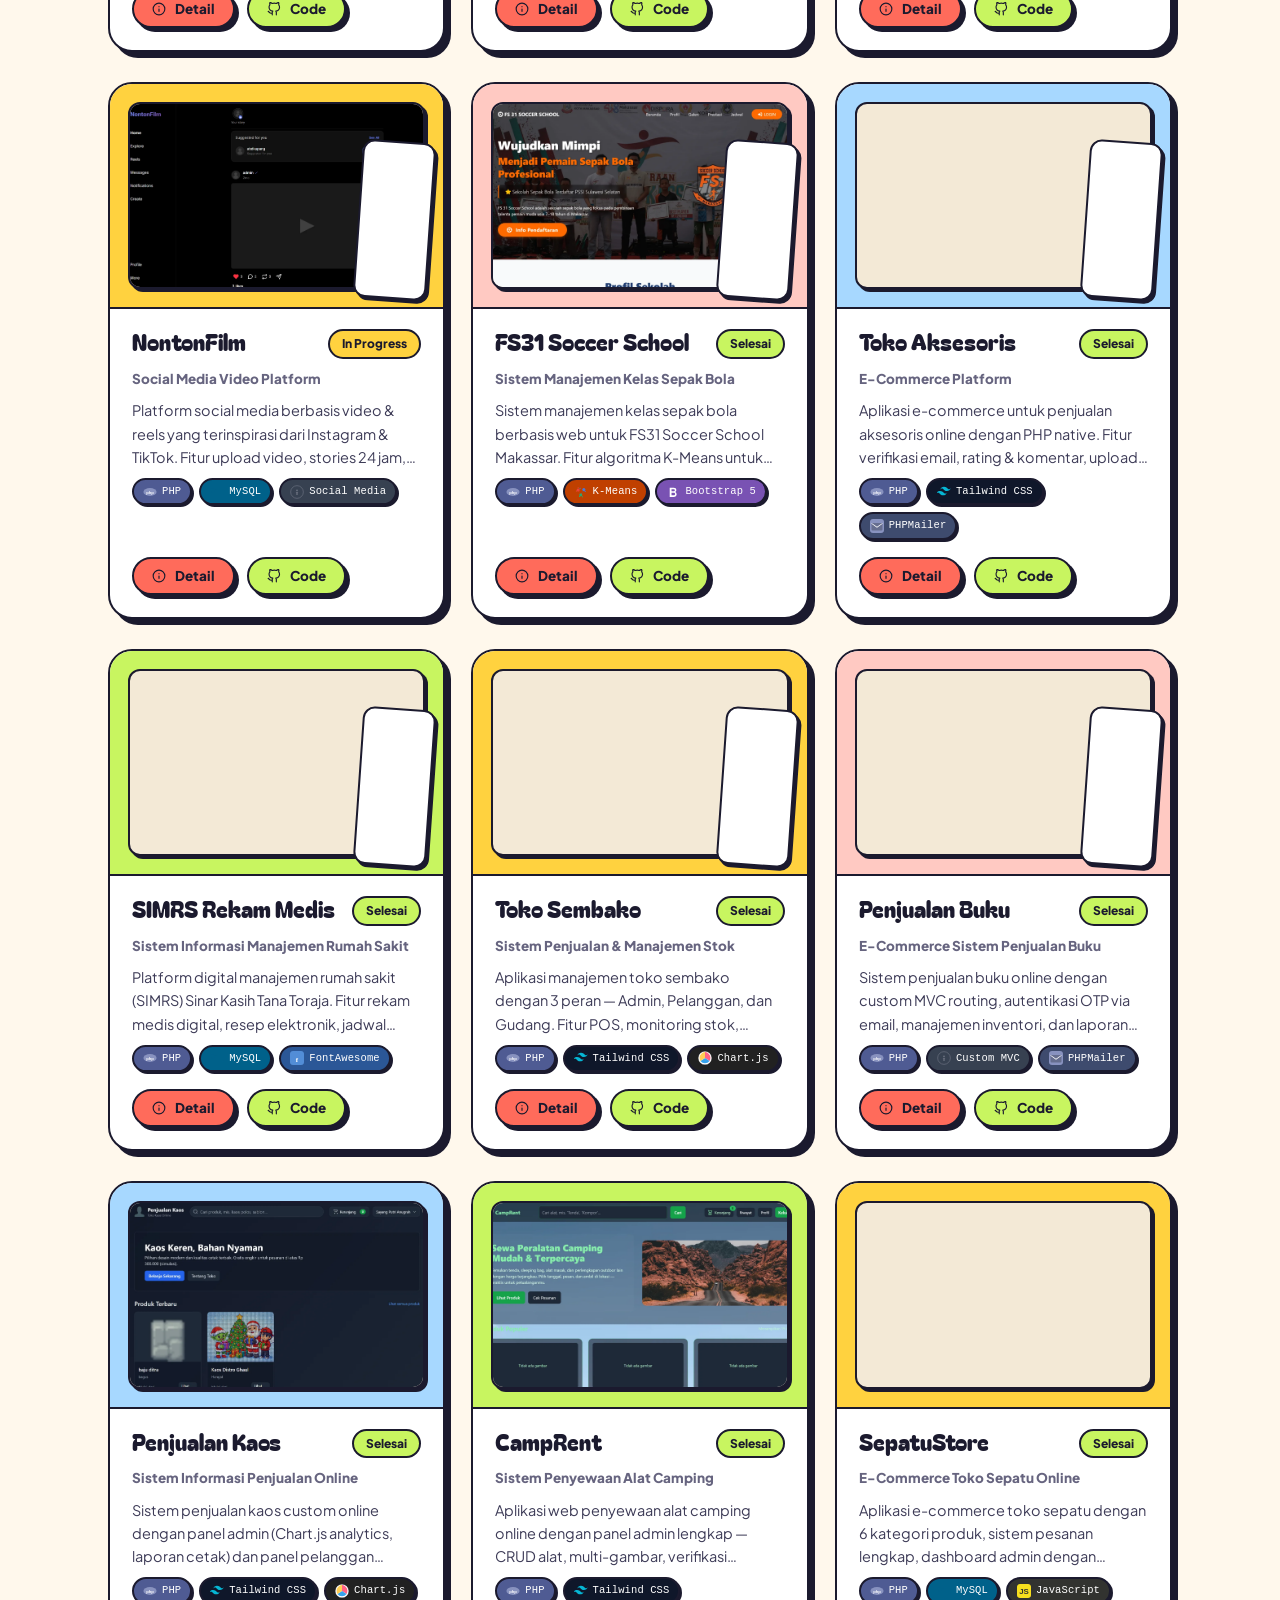
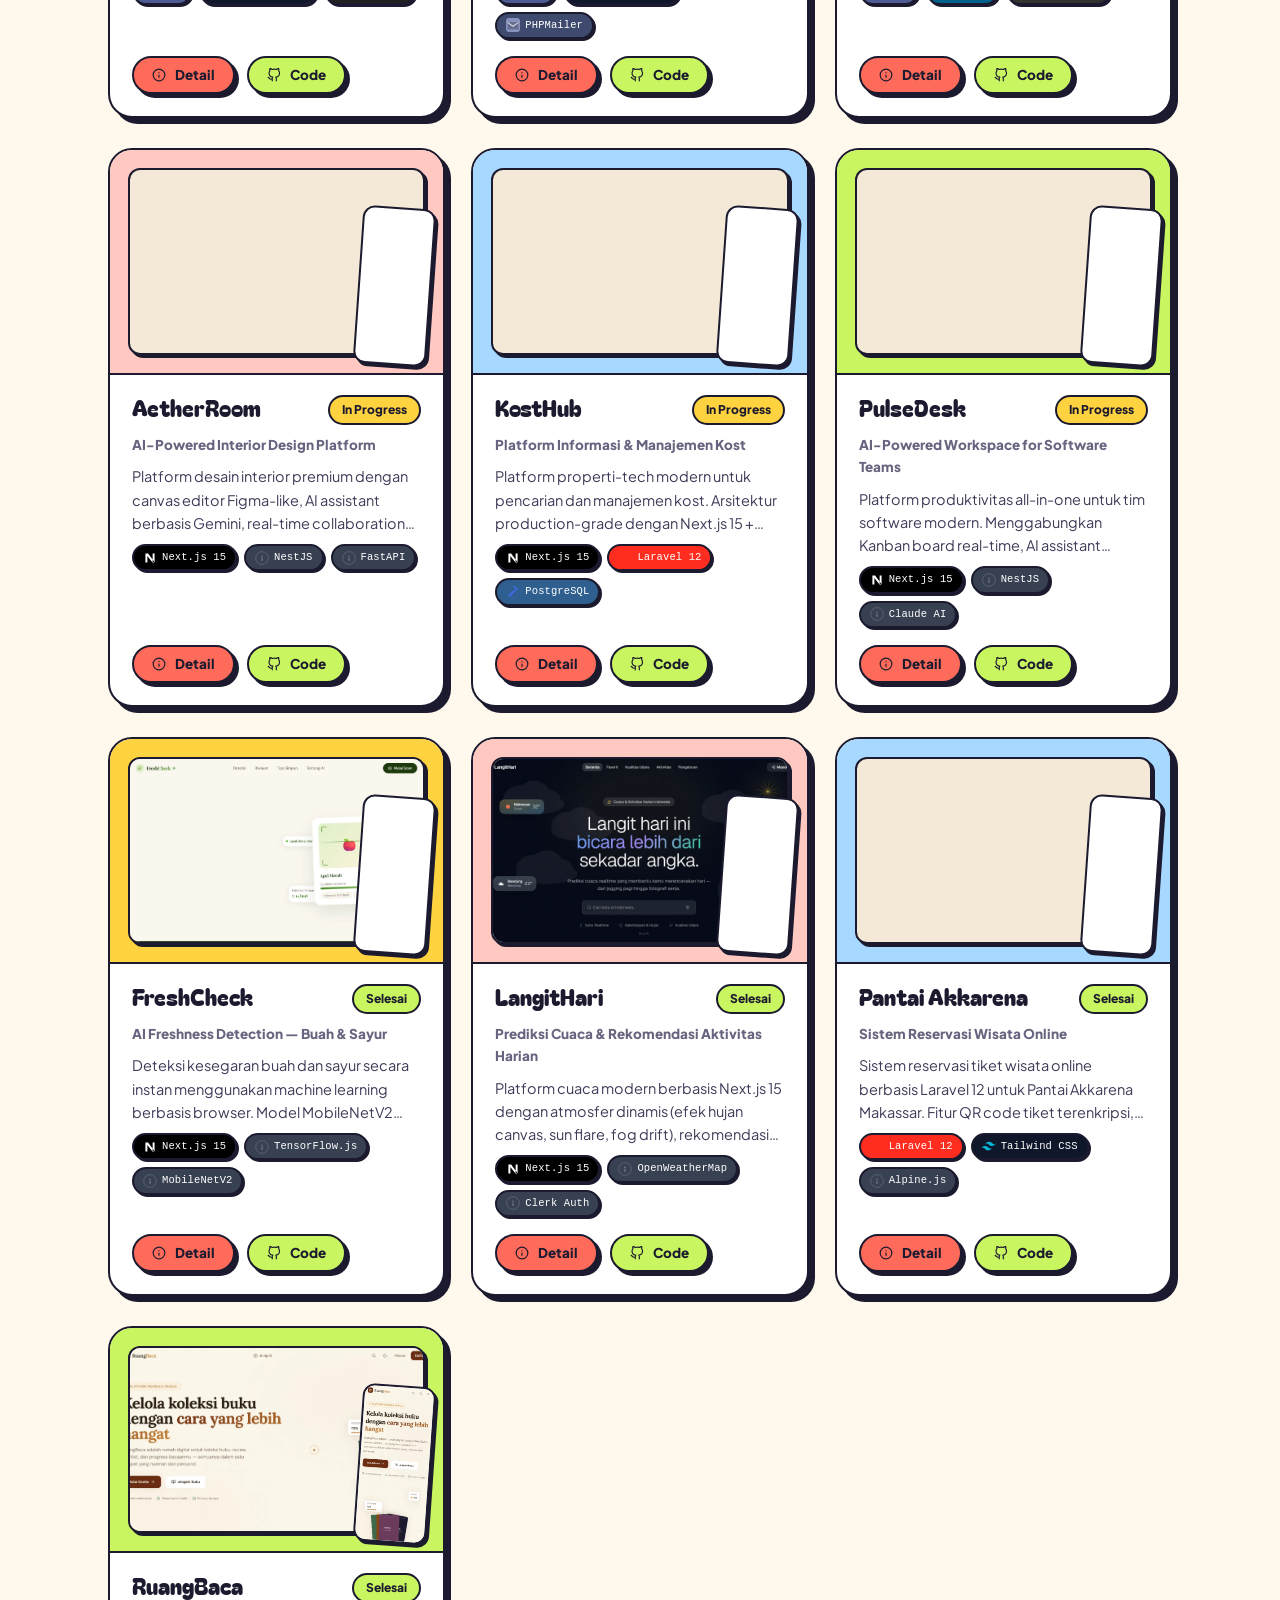
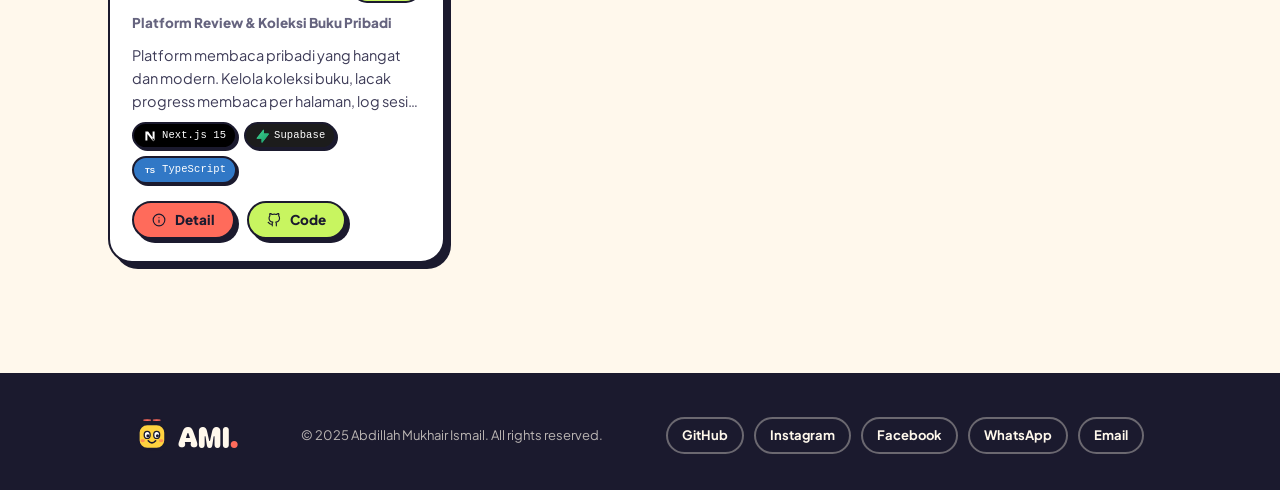
<file: projects.html>
<!DOCTYPE html>
<html lang="id">
<head>
  <meta charset="UTF-8">
  <meta name="viewport" content="width=device-width, initial-scale=1.0">
  <title>Semua Proyek — Abdillah Mukhair Ismail | Web Developer Makassar</title>
  <meta name="description" content="Kumpulan proyek web karya Abdillah Mukhair Ismail, Full-Stack Web Developer Makassar: Laravel, Next.js, Vue, Flask, dan integrasi AI.">
  <meta name="robots" content="index, follow">
  <link rel="canonical" href="https://abdillahmukhair.my.id/projects.html">
  <link rel="preconnect" href="https://fonts.googleapis.com">
  <link rel="preconnect" href="https://fonts.gstatic.com" crossorigin>
  <link href="https://fonts.googleapis.com/css2?family=Bagel+Fat+One&family=Caveat:wght@600;700&family=Plus+Jakarta+Sans:wght@400;500;600;700;800&display=swap" rel="stylesheet">
  <link rel="icon" type="image/svg+xml" href="logo.svg">
  <link rel="icon" type="image/png" sizes="192x192" href="logo-192.png">
  <link rel="apple-touch-icon" href="logo-192.png">
  <link rel="stylesheet" href="theme.css">
  <link rel="stylesheet" href="style.css">
  <meta property="og:type" content="website">
  <meta property="og:site_name" content="Abdillah Mukhair Ismail">
  <meta property="og:image" content="https://abdillahmukhair.my.id/og-card.png">
  <meta property="og:image:width" content="1200">
  <meta property="og:image:height" content="630">
  <meta name="twitter:card" content="summary_large_image">
  <meta name="twitter:image" content="https://abdillahmukhair.my.id/og-card.png">
</head>
<body>
<div class="wipe in-anim" aria-hidden="true"><i></i><i></i><i></i><b>AMI.</b></div>
<div class="scroll-progress" id="scrollProgress" aria-hidden="true"></div>


<div id="cursor-dot"></div>
<div id="cursor-ring"></div>

<!-- NAV -->
<nav class="nav" id="nav">
  <div class="nav-inner">
    <a href="index.html" class="nav-logo" aria-label="Abdillah Mukhair — beranda"><img class="logo-mark" src="logo.svg" alt="" width="34" height="36">AMI<span class="logo-dot">.</span></a>
    <ul class="nav-links" id="navLinks">
      <li><a href="index.html#about"    class="nav-link">About</a></li>
      <li><a href="index.html#skills"   class="nav-link">Skills</a></li>
      <li><a href="projects.html"       class="nav-link active">Projects</a></li>
      <li><a href="index.html#contact"  class="nav-link">Contact</a></li>
    </ul>
    <a href="index.html#contact" class="nav-cta">Hire Me</a>
    <button class="nav-toggle" id="navToggle" aria-label="Toggle menu">
      <span></span><span></span>
    </button>
  </div>
</nav>

<!-- PAGE HERO -->
<div class="page-hero">
  <div class="container">
    <a href="index.html" class="page-back reveal">
      <svg xmlns="http://www.w3.org/2000/svg" width="16" height="16" viewBox="0 0 24 24" fill="none" stroke="currentColor" stroke-width="2" stroke-linecap="round" stroke-linejoin="round"><line x1="19" y1="12" x2="5" y2="12"/><polyline points="12 19 5 12 12 5"/></svg>
      Kembali ke Home
    </a>
    <h1 class="page-h1 reveal" style="--d:.08s">Semua<br><em>Proyek</em></h1>
    <p class="page-sub reveal" style="--d:.16s">
      Kumpulan proyek yang telah dikerjakan — dari aplikasi web, e-commerce, sistem informasi, hingga integrasi AI.
    </p>
  </div>
</div>

<!-- FILTER BAR -->
<div class="filter-bar">
  <div class="container">
    <div class="filter-inner">
      <span class="filter-label">Filter:</span>
      <button class="filter-btn active" data-filter="all">Semua</button>
      <button class="filter-btn" data-filter="php">PHP</button>
      <button class="filter-btn" data-filter="javascript">JavaScript</button>
      <button class="filter-btn" data-filter="vue">Vue.js</button>
      <button class="filter-btn" data-filter="nextjs">Next.js</button>
      <button class="filter-btn" data-filter="nodejs">Node.js</button>
      <button class="filter-btn" data-filter="typescript">TypeScript</button>
    </div>
  </div>
</div>

<!-- PROJECTS GRID -->
<div class="container">
  <div class="projects-grid" id="projectsGrid">
    <!-- Rendered by JS -->
  </div>
</div>

<!-- FOOTER -->
<footer class="footer">
  <div class="container">
    <div class="footer-inner">
      <a href="index.html" class="nav-logo" aria-label="Abdillah Mukhair — beranda"><img class="logo-mark" src="logo.svg" alt="" width="34" height="36">AMI<span class="logo-dot">.</span></a>
      <p class="footer-copy">© 2025 Abdillah Mukhair Ismail. All rights reserved.</p>
      <div class="footer-links">
        <a href="https://github.com/abdkupang" target="_blank" rel="noopener">GitHub</a>
        <a href="https://www.instagram.com/abdkupang_" target="_blank" rel="noopener">Instagram</a>
        <a href="https://www.facebook.com/share/1AYLiiFK7e/" target="_blank" rel="noopener">Facebook</a>
        <a href="https://wa.me/6282196481822" target="_blank" rel="noopener">WhatsApp</a>
        <a href="mailto:abdillahmukhairismail@gmail.com">Email</a>
      </div>
    </div>
  </div>
</footer>

<script src="data.js"></script>
<script src="tech-icons.js"></script>
<script src="sfx.js"></script>
<script src="music.js"></script>
<script src="gate.js"></script>
<script src="cursor.js"></script>
<script src="script.js"></script>
<script src="physics.js"></script>
<script src="fx.js"></script>
<script src="critter.js"></script>
</body>
</html>
</file>
<file: theme.css>
/* ═══════════════════════════════════════════════════════════
   theme.css — "Sticker Desk"
   Dasar tema untuk SEMUA halaman: krem bersih + komponen
   neo-brutalist ringan (garis tinta tebal, bayangan keras,
   tombol yang benar-benar "tertekan") + aksen permen.
   Dimuat sebelum style.css / detail.css.
═══════════════════════════════════════════════════════════ */

:root {
  --cream:   #FFF8EC;
  --cream-2: #FBEFD9;
  --paper:   #FFFFFF;
  --paper-3: #F3E9D6;
  --ink:     #1B1A2E;
  --ink-2:   #3D3B57;
  --ink-3:   #66647F;
  --coral:   #FF6B5B;
  --purple:  #8B6CFF;
  --teal:    #2EC4B6;
  --yellow:  #FFD23F;
  --lime:    #C8F560;
  --sky:     #A7D8FF;
  --green:   #2FA45A;

  --alt-sky:    #DDF0FF;
  --alt-lilac:  #ECE5FF;

  --bw: 2.5px;                                   /* tebal garis tinta */
  --sh: 5px 5px 0 var(--ink);                    /* bayangan keras */
  --sh-lg: 8px 8px 0 var(--ink);
  --r: 16px; --r-lg: 26px; --r-pill: 999px;

  --font-display: 'Bagel Fat One', 'Arial Black', system-ui, sans-serif;
  --font-hand:    'Caveat', 'Comic Sans MS', cursive;
  --font-body:    'Plus Jakarta Sans', system-ui, -apple-system, 'Segoe UI', sans-serif;

  --nav-h: 76px;
  --max-w: 1120px;
  --ease: cubic-bezier(.16, 1, .3, 1);
  --spring: cubic-bezier(.34, 1.56, .64, 1);
}

/* ── Reset ── */
*, *::before, *::after { box-sizing: border-box; margin: 0; padding: 0; }
html { scroll-behavior: smooth; -webkit-text-size-adjust: 100%; -webkit-tap-highlight-color: transparent; }
body {
  font-family: var(--font-body); font-size: 16px; line-height: 1.65;
  color: var(--ink); background: var(--cream);
  overflow-x: hidden; -webkit-font-smoothing: antialiased;
}
html.cursor-on, html.cursor-on * { cursor: none !important; }
img { display: block; max-width: 100%; }
a { color: inherit; text-decoration: none; }
button { font: inherit; color: inherit; background: none; border: 0; cursor: pointer; }
ul { list-style: none; }
::selection { background: var(--yellow); color: var(--ink); }
.sr-only { position: absolute; width: 1px; height: 1px; overflow: hidden; clip: rect(0 0 0 0); white-space: nowrap; }

/* Fokus keyboard yang jelas */
a:focus-visible, button:focus-visible, [tabindex]:focus-visible, summary:focus-visible {
  outline: 3px solid var(--purple); outline-offset: 3px; border-radius: 10px;
}

.container { max-width: var(--max-w); margin: 0 auto; padding: 0 28px; }
.section { padding: 104px 0; position: relative; }

/* ── Bar progres scroll ── */
.scroll-progress {
  position: fixed; top: 0; left: 0; right: 0; height: 5px; z-index: 600;
  background: linear-gradient(90deg, var(--coral), var(--yellow), var(--teal), var(--purple));
  transform-origin: 0 50%; transform: scaleX(0); pointer-events: none;
  border-bottom: 1.5px solid var(--ink);
}

/* ═════════ NAV — pil melayang ═════════ */
.nav {
  position: fixed; top: 14px; left: 0; right: 0; z-index: 500; height: 58px;
  pointer-events: none; padding: 0 14px;
}
.nav-inner {
  pointer-events: auto; position: relative;
  max-width: calc(var(--max-w) - 40px); margin: 0 auto; height: 100%;
  padding: 0 10px 0 18px; display: flex; align-items: center; justify-content: space-between; gap: 12px;
  background: var(--paper); border: var(--bw) solid var(--ink); border-radius: var(--r-pill);
  box-shadow: 4px 4px 0 var(--ink);
  transition: transform .45s var(--ease), box-shadow .3s;
}
.nav.scrolled .nav-inner { box-shadow: 3px 3px 0 var(--ink); }
.nav.hide .nav-inner { transform: translateY(-120px); }
.nav-logo {
  font-family: var(--font-display); font-size: 24px; letter-spacing: .01em; line-height: 1;
  display: inline-flex; align-items: baseline; transition: transform .3s var(--spring);
}
.nav-logo:hover { transform: rotate(-6deg) scale(1.08); }
.logo-dot { color: var(--coral); display: inline-block; animation: dotBounce 2.4s var(--spring) infinite; }
@keyframes dotBounce { 0%, 70%, 100% { transform: translateY(0); } 80% { transform: translateY(-6px); } 90% { transform: translateY(0); } }

.nav-links { display: flex; align-items: center; gap: 2px; position: relative; }
.nav-link {
  position: relative; z-index: 1; padding: 8px 16px; border-radius: var(--r-pill);
  font-size: 14px; font-weight: 700; color: var(--ink);
  transition: transform .25s var(--spring), background .2s;
}
.nav-link:hover { transform: translateY(-2px) rotate(-2deg); }
.nav-ind {                                   /* pil kuning yang meluncur */
  position: absolute; top: 0; left: 0; height: 100%; width: 0; z-index: 0; pointer-events: none;
  background: var(--yellow); border: var(--bw) solid var(--ink); border-radius: var(--r-pill);
  opacity: 0; transition: transform .45s var(--spring), width .45s var(--spring), opacity .2s;
}
.nav-ind.on { opacity: 1; }
.nav-links.no-ind .nav-link.active { background: var(--yellow); box-shadow: inset 0 0 0 var(--bw) var(--ink); }
.nav-cta {
  padding: 9px 20px; border-radius: var(--r-pill); font-size: 14px; font-weight: 800;
  background: var(--coral); border: var(--bw) solid var(--ink); box-shadow: 3px 3px 0 var(--ink);
  transition: transform .15s, box-shadow .15s;
}
.nav-cta:hover { transform: translate(-1px, -1px) rotate(-2deg); box-shadow: 5px 5px 0 var(--ink); }
.nav-cta:active { transform: translate(3px, 3px); box-shadow: 0 0 0 var(--ink); }
.nav-toggle {
  display: none; position: relative; width: 42px; height: 42px; border-radius: 50%;
  background: var(--yellow); border: var(--bw) solid var(--ink); z-index: 3;
}
.nav-toggle span {
  position: absolute; left: 10px; right: 10px; height: 3px; background: var(--ink); border-radius: 3px;
  transition: transform .4s var(--spring), top .3s;
}
.nav-toggle span:nth-child(1) { top: 14px; }
.nav-toggle span:nth-child(2) { top: 22px; }
.nav-toggle.open span:nth-child(1) { top: 18px; transform: rotate(45deg); }
.nav-toggle.open span:nth-child(2) { top: 18px; transform: rotate(-45deg); }

/* ═════════ Tombol ═════════ */
.btn {
  display: inline-flex; align-items: center; justify-content: center; gap: 9px;
  padding: 13px 26px; border-radius: var(--r-pill); font-size: 15px; font-weight: 800; line-height: 1.2;
  background: var(--paper); color: var(--ink);
  border: var(--bw) solid var(--ink); box-shadow: var(--sh);
  transition: transform .15s var(--ease), box-shadow .15s var(--ease), background .2s;
  position: relative; white-space: nowrap; user-select: none; -webkit-user-select: none;
}
.btn:hover { transform: translate(-2px, -2px); box-shadow: 7px 7px 0 var(--ink); }
.btn:active, .btn.pressed { transform: translate(5px, 5px); box-shadow: 0 0 0 var(--ink); }
.btn svg { flex: none; }
.btn-primary, .btn-dark { background: var(--coral); }
.btn-outline, .btn-border { background: var(--paper); }
.btn-ghost { background: var(--lime); }
.btn-outline:hover, .btn-border:hover { background: var(--yellow); }
.btn-ghost:hover { background: var(--sky); }
.btn-sm { padding: 9px 18px; font-size: 13.5px; box-shadow: 4px 4px 0 var(--ink); }
.btn-sm:hover { box-shadow: 6px 6px 0 var(--ink); }
.btn-full { width: 100%; }
.btn[disabled] { opacity: .75; pointer-events: none; }
.ripple { position: absolute; border-radius: 50%; pointer-events: none; background: rgba(255,255,255,.7); }

/* ═════════ Label, badge, tag ═════════ */
.section-eyebrow {
  display: inline-block; margin-bottom: 14px; padding: 4px 16px 6px;
  font-family: var(--font-hand); font-size: 24px; font-weight: 700; line-height: 1.1; color: var(--ink);
  background: var(--yellow); border: var(--bw) solid var(--ink); border-radius: 12px;
  box-shadow: 3px 3px 0 var(--ink); transform: rotate(-2.5deg);
}
.section-title {
  font-family: var(--font-display); font-weight: 400; line-height: 1.04; letter-spacing: .005em;
  font-size: clamp(36px, 6.4vw, 64px); margin-bottom: 20px;
}
.section-title em {
  font-style: normal; position: relative; white-space: nowrap; z-index: 0;
}
.section-title em::after {                    /* coretan spidol di bawah kata */
  content: ''; position: absolute; left: -3%; right: -3%; bottom: .02em; height: .36em; z-index: -1;
  background: var(--lime); border-radius: 40% 60% 50% 50% / 60% 40% 60% 40%;
  transform: rotate(-1.2deg) scaleX(0); transform-origin: left; transition: transform .7s var(--ease) .25s;
}
.visible .section-title em::after, .section-title.visible em::after, .rev.in em::after { transform: rotate(-1.2deg) scaleX(1); }
.body-text { font-size: 17px; line-height: 1.75; color: var(--ink-2); margin-bottom: 18px; max-width: 62ch; }
.body-text strong { color: var(--ink); font-weight: 800; background: linear-gradient(transparent 60%, rgba(255,210,63,.65) 60%); }

.badge {
  display: inline-flex; align-items: center; padding: 3px 12px; border-radius: var(--r-pill);
  font-size: 12px; font-weight: 800; border: 2px solid var(--ink); white-space: nowrap;
}
.badge-done { background: var(--lime); }
.badge-wip { background: var(--yellow); }
.tag {
  display: inline-block; padding: 4px 13px; border-radius: var(--r-pill);
  font-size: 12.5px; font-weight: 700; background: var(--paper); border: 2px solid var(--ink);
}
.tag-primary, .tag-p { background: var(--sky); }
.tech-badge { transition: transform .25s var(--spring), box-shadow .2s !important; border: 2px solid var(--ink) !important; box-shadow: 2px 2px 0 var(--ink) !important; }
.tech-badge:hover { transform: translateY(-3px) rotate(-3deg) scale(1.06); box-shadow: 4px 4px 0 var(--ink) !important; }
.tech-badge:active { transform: scale(.94); box-shadow: 0 0 0 var(--ink) !important; }

/* ═════════ Pembatas gelombang ═════════ */
.section-alt { background: var(--alt-sky); }
#contact.section-alt { background: var(--alt-lilac); }
.section-alt::before, .section-alt::after {
  content: ''; position: absolute; left: 0; right: 0; height: 22px; background: var(--cream); pointer-events: none;
  -webkit-mask: url("data:image/svg+xml,%3Csvg xmlns='http://www.w3.org/2000/svg' viewBox='0 0 80 22'%3E%3Cpath d='M0 0H80V7C70 7 70 18 60 18S50 7 40 7 30 18 20 18 10 7 0 7Z'/%3E%3C/svg%3E") repeat-x 0 0 / 80px 22px;
          mask: url("data:image/svg+xml,%3Csvg xmlns='http://www.w3.org/2000/svg' viewBox='0 0 80 22'%3E%3Cpath d='M0 0H80V7C70 7 70 18 60 18S50 7 40 7 30 18 20 18 10 7 0 7Z'/%3E%3C/svg%3E") repeat-x 0 0 / 80px 22px;
}
.section-alt::before { top: -1px; }
.section-alt::after { bottom: -1px; transform: scaleY(-1); }

/* ═════════ Reveal (satu bahasa gerak, bukan fade-up di mana-mana) ═════════ */
.reveal, .rev { opacity: 0; transform: translateY(26px) rotate(-1deg) scale(.97); transition: opacity .6s var(--ease), transform .7s var(--spring); transition-delay: var(--d, 0s); }
.reveal.visible, .rev.in { opacity: 1; transform: none; }
.reveal-left  { transform: translateX(-34px) rotate(-2deg); }
.reveal-right { transform: translateX(34px) rotate(2deg); }
.reveal-left.visible, .reveal-right.visible { transform: none; }

/* ═════════ Footer ═════════ */
.footer { background: var(--ink); color: var(--cream); padding: 44px 0 36px; position: relative; margin-top: 0; }
.footer .container, .footer > .footer-inner { max-width: var(--max-w); }
.footer-inner { display: flex; align-items: center; justify-content: space-between; gap: 18px 28px; flex-wrap: wrap; max-width: var(--max-w); margin: 0 auto; padding: 0 28px; }
.footer .nav-logo { color: var(--cream); font-size: 28px; }
.footer-copy { font-size: 13px; color: rgba(255,248,236,.7); }
.footer-links { display: flex; flex-wrap: wrap; gap: 8px 10px; justify-content: center; }
.footer-links a {
  padding: 6px 14px; border-radius: var(--r-pill); font-size: 13px; font-weight: 700;
  border: 2px solid rgba(255,248,236,.35); transition: transform .25s var(--spring), background .2s, color .2s, border-color .2s;
}
.footer-links a:hover { background: var(--yellow); color: var(--ink); border-color: var(--yellow); transform: translateY(-3px) rotate(-3deg); }

/* ═════════ Toast, spinner ═════════ */
.physics-hint {
  position: fixed; bottom: 26px; left: 50%; transform: translateX(-50%); z-index: 9000;
  padding: 10px 20px; border-radius: var(--r-pill); white-space: nowrap; pointer-events: none;
  background: var(--yellow); color: var(--ink); border: var(--bw) solid var(--ink); box-shadow: 4px 4px 0 var(--ink);
  font-size: 13px; font-weight: 800; transition: opacity .4s;
  max-width: calc(100vw - 32px); overflow: hidden; text-overflow: ellipsis;
}
.spinner { width: 38px; height: 38px; border-radius: 50%; border: 4px solid var(--ink); border-top-color: var(--coral); animation: spin .8s linear infinite; margin: 80px auto; }
@keyframes spin { to { transform: rotate(360deg); } }
@keyframes chaosWobble { 0%, 100% { transform: rotate(0); } 25% { transform: rotate(-2deg); } 75% { transform: rotate(2deg); } }
.chaos-active { animation: chaosWobble .3s ease-in-out infinite; }

/* ═════════ Transisi halaman (tirai warna) ═════════ */
.wipe { position: fixed; inset: 0; z-index: 9500; pointer-events: none; overflow: hidden; }
.wipe i { position: absolute; inset: 0; transform: translateY(0); }
.wipe i:nth-child(1) { background: var(--coral);  }
.wipe i:nth-child(2) { background: var(--yellow); }
.wipe i:nth-child(3) { background: var(--purple); }
.wipe b {
  position: absolute; inset: 0; display: grid; place-items: center; z-index: 2;
  font-family: var(--font-display); font-size: clamp(60px, 18vw, 150px); color: var(--cream);
  -webkit-text-stroke: 3px var(--ink); paint-order: stroke fill; text-shadow: 6px 6px 0 var(--ink);
  font-weight: 400; opacity: 0;
}
/* masuk halaman: tirai naik ke atas */
.wipe.in-anim i { animation: wipeUp .75s var(--ease) both; }
.wipe.in-anim i:nth-child(1) { animation-delay: .12s; }
.wipe.in-anim i:nth-child(2) { animation-delay: .06s; }
.wipe.in-anim i:nth-child(3) { animation-delay: 0s; }
.wipe.in-anim b { animation: wipeLogo .7s var(--ease) both; }
@keyframes wipeUp { from { transform: translateY(0); } to { transform: translateY(-101%); } }
@keyframes wipeLogo { 0% { opacity: 0; transform: scale(.7) rotate(-6deg); } 25% { opacity: 1; transform: scale(1) rotate(-3deg); } 70% { opacity: 1; } 100% { opacity: 0; transform: scale(1.15) translateY(-30px); } }
/* keluar halaman: tirai naik dari bawah */
.wipe.out-anim { pointer-events: all; }
.wipe.out-anim i { animation: wipeCover .5s var(--ease) both; }
.wipe.out-anim i:nth-child(1) { animation-delay: 0s; }
.wipe.out-anim i:nth-child(2) { animation-delay: .06s; }
.wipe.out-anim i:nth-child(3) { animation-delay: .12s; }
.wipe.out-anim b { animation: wipeLogo2 .5s var(--ease) .2s both; }
@keyframes wipeCover { from { transform: translateY(101%); } to { transform: translateY(0); } }
@keyframes wipeLogo2 { from { opacity: 0; transform: scale(.7) rotate(-6deg); } to { opacity: 1; transform: scale(1) rotate(-3deg); } }
.wipe.done { display: none; }

/* ═════════ Menu penuh layar (HP) ═════════ */
@media (max-width: 860px) {
  .nav-toggle { display: block; }
  .nav-cta { display: none; }
  .nav-inner { padding-right: 8px; }
  .nav-links {
    position: fixed; inset: 0; z-index: 2; flex-direction: column; justify-content: center; align-items: stretch; gap: 14px;
    padding: 90px 28px 40px; background: var(--yellow);
    clip-path: circle(0 at calc(100% - 38px) 38px); visibility: hidden; pointer-events: none;
    transition: clip-path .65s var(--ease), visibility 0s .65s;
  }
  .nav-links.open { clip-path: circle(150% at calc(100% - 38px) 38px); visibility: visible; pointer-events: auto; transition: clip-path .65s var(--ease), visibility 0s; }
  .nav-links li { transform: translateY(40px) rotate(-3deg); opacity: 0; transition: transform .6s var(--spring), opacity .3s; }
  .nav-links.open li { transform: none; opacity: 1; }
  .nav-links.open li:nth-child(1) { transition-delay: .22s; }
  .nav-links.open li:nth-child(2) { transition-delay: .3s; }
  .nav-links.open li:nth-child(3) { transition-delay: .38s; }
  .nav-links.open li:nth-child(4) { transition-delay: .46s; }
  .nav-link {
    display: block; text-align: center; font-family: var(--font-display); font-weight: 400; font-size: clamp(34px, 10vw, 54px);
    padding: 10px 16px; background: var(--paper); border: var(--bw) solid var(--ink); box-shadow: var(--sh); border-radius: 22px;
  }
  .nav-link:nth-child(n) { transform: none; }
  .nav-link:active { transform: translate(4px, 4px); box-shadow: 0 0 0 var(--ink); }
  .nav-link.active { background: var(--coral); }
  .nav-ind { display: none; }
  .nav-links.no-ind .nav-link.active { background: var(--coral); box-shadow: var(--sh); }
  .nav-toggle { position: relative; }
  .reveal-left, .reveal-right { transform: translateY(26px) rotate(-1deg) scale(.97); }
  .section { padding: 76px 0; }
  .container { padding: 0 20px; }
}

@media (prefers-reduced-motion: reduce) {
  *, *::before, *::after { animation-duration: .01ms !important; animation-iteration-count: 1 !important; transition-duration: .01ms !important; scroll-behavior: auto !important; }
  .reveal, .rev { opacity: 1; transform: none; }
  .wipe { display: none; }
}

/* gelombang bawah bagian kontak menyambung ke footer gelap */
#contact.section-alt::after { background: var(--ink); }

/* ═════════ Logo ═════════ */
.nav-logo { align-items: center; }
.logo-mark { width: 34px; height: 36px; margin-right: 8px; flex: none; transition: transform .4s var(--spring); }
.nav-logo:hover .logo-mark { transform: rotate(-12deg) scale(1.12); }
.footer .logo-mark { filter: drop-shadow(0 0 0 transparent); }

/* ═════════ Ami — asisten kecil ═════════ */
.ami {
  position: fixed; left: 0; top: 0; z-index: 8000; width: 60px; height: 68px;
  transform: translate3d(-200px, -200px, 0); will-change: transform; touch-action: manipulation;
  cursor: grab; user-select: none; -webkit-user-select: none; -webkit-touch-callout: none; outline: none;
}
.ami:focus-visible .ami-body { outline: 3px solid var(--purple); outline-offset: 4px; border-radius: 20px; }
.ami.held { cursor: grabbing; z-index: 8100; }
.ami-flip { width: 100%; height: 100%; transform: scaleX(var(--dir, 1)); transition: transform .18s var(--ease); }
.ami-body { width: 100%; height: 100%; transform-origin: 50% 90%; }
.ami-body svg { width: 100%; height: 100%; overflow: visible; display: block; }
.ami-shadow { position: absolute; left: 12px; right: 12px; bottom: -4px; height: 8px; border-radius: 50%; background: rgba(27, 26, 46, .22); transition: transform .3s, opacity .3s; }
.ami.flying .ami-shadow, .ami.held .ami-shadow { transform: scale(.55); opacity: .5; }

.ami-prop { transform-origin: 32px 7px; animation: amiProp .7s linear infinite; }
.ami.flying .ami-prop, .ami.held .ami-prop { animation-duration: .12s; }
.ami.sleeping .ami-prop { animation-play-state: paused; }
@keyframes amiProp { 0%, 100% { transform: scaleX(1); } 50% { transform: scaleX(.18); } }
.ami-eyes { transform-origin: 32px 33px; animation: amiBlink 4.6s infinite; }
@keyframes amiBlink { 0%, 93%, 100% { transform: scaleY(1); } 96% { transform: scaleY(.1); } }
.ami-pupil { transition: transform .12s linear; }
.ami .m-o, .ami .m-x, .ami .m-sad, .ami .eyes-x, .ami .ami-tool, .ami .ami-z { display: none; }
.ami.o .m-smile, .ami.dizzy .m-smile, .ami.sleeping .m-smile { display: none; }
.ami.o .m-o { display: inline; }
.ami.dizzy .m-x { display: inline; }
.ami.dizzy .ami-eyes { display: none; } .ami.dizzy .eyes-x { display: inline; }
.ami.sleeping .ami-eyes { animation: none; transform: scaleY(.12); }
.ami.sleeping .ami-z { display: block; }
.ami.tool-wrench .t-wrench, .ami.tool-broom .t-broom { display: inline; }
.ami.tool-wrench .ami-tool, .ami.tool-broom .ami-tool { display: block; }
.ami-arm-r { transform-origin: 56px 42px; }
.ami.waving .ami-arm-r { animation: amiWave .5s ease-in-out 3; }
@keyframes amiWave { 0%, 100% { transform: rotate(0); } 50% { transform: rotate(-55deg); } }
.ami.walking .ami-body { animation: amiWalk .34s ease-in-out infinite; }
.ami.walking .ami-foot-l { animation: amiStep .34s ease-in-out infinite; }
.ami.walking .ami-foot-r { animation: amiStep .34s ease-in-out infinite reverse; }
@keyframes amiWalk { 0%, 100% { transform: translateY(0) rotate(-2deg); } 50% { transform: translateY(-4px) rotate(2deg); } }
@keyframes amiStep { 0%, 100% { transform: translateY(0); } 50% { transform: translateY(-4px); } }
.ami.flying .ami-body { animation: amiFloat .6s ease-in-out infinite; }
@keyframes amiFloat { 0%, 100% { transform: translateY(0) rotate(-3deg); } 50% { transform: translateY(-5px) rotate(3deg); } }
.ami.squish .ami-body { animation: amiSquish .5s var(--spring); }
@keyframes amiSquish { 0% { transform: scale(1); } 25% { transform: scale(1.25, .7); } 55% { transform: scale(.85, 1.2) translateY(-8px); } 100% { transform: scale(1); } }
.ami.dizzy .ami-body { animation: amiDizzy .5s ease-in-out infinite; }
@keyframes amiDizzy { 0%, 100% { transform: rotate(-9deg); } 50% { transform: rotate(9deg); } }
.ami.happy .ami-body { animation: amiHappy .55s var(--spring); }
@keyframes amiHappy { 0% { transform: translateY(0); } 40% { transform: translateY(-14px) rotate(-6deg); } 100% { transform: translateY(0); } }
.ami-z { position: absolute; right: -4px; top: -10px; font-family: var(--font-hand); font-size: 22px; font-weight: 700; animation: amiZ 1.8s ease-in-out infinite; }
@keyframes amiZ { 0% { opacity: 0; transform: translate(0, 6px); } 50% { opacity: 1; } 100% { opacity: 0; transform: translate(8px, -12px); } }
.ami.dizzy::after { content: '✦ ✦'; position: absolute; left: 6px; top: -14px; color: var(--coral); font-size: 14px; letter-spacing: 6px; animation: spin 1s linear infinite; }

.ami-say {
  position: absolute; bottom: calc(100% + 8px); left: 50%; width: max-content; max-width: 190px; padding: 7px 13px 9px;
  background: var(--paper); border: var(--bw) solid var(--ink); border-radius: 16px 16px 16px 4px; box-shadow: 3px 3px 0 var(--ink);
  font-family: var(--font-hand); font-weight: 700; font-size: 19px; line-height: 1.05; color: var(--ink); pointer-events: none;
  opacity: 0; transform: translate(var(--sx, -20%), 8px) scale(.8); transform-origin: 0 100%;
  transition: opacity .2s, transform .35s var(--spring);
}
.ami-say.show { opacity: 1; transform: translate(var(--sx, -20%), 0) scale(1); }

/* item yang sedang diseret / jatuh (salinan, tidak terpotong kartu) */
.ami-ghost { position: absolute; left: 0; top: 0; z-index: 7000; margin: 0 !important; pointer-events: auto; touch-action: none; cursor: grab;
  user-select: none; -webkit-user-select: none; -webkit-touch-callout: none; will-change: transform; }
.ami-ghost, .ami-ghost * { transition: none !important; animation: none !important; }
.ami-ghost.held { cursor: grabbing; z-index: 7100; filter: drop-shadow(0 10px 0 rgba(27, 26, 46, .25)); }
.ami-ghost.carried { pointer-events: none; }
.ami-ghost.mess { filter: drop-shadow(0 4px 0 rgba(27, 26, 46, .2)); }
.ami-drag-ok { cursor: grab; }
.skill-track { touch-action: none; cursor: ew-resize; }
.gh-cell.painted { box-shadow: 0 0 0 2px var(--ink); }
.ami-wiggle { animation: amiWiggle .5s var(--spring); }
@keyframes amiWiggle { 0% { transform: scale(1) rotate(0); } 30% { transform: scale(1.18) rotate(-5deg); } 60% { transform: scale(.95) rotate(3deg); } 100% { transform: none; } }
body:has(.nav-links.open) .ami { opacity: 0; pointer-events: none; }

@media (max-width: 768px) {
  .ami { width: 52px; height: 59px; }
  .ami-say { font-size: 17px; max-width: 160px; }
}
@media (prefers-reduced-motion: reduce) {
  .ami-prop, .ami-eyes, .ami.walking .ami-body, .ami.flying .ami-body { animation: none !important; }
}

/* ── Obrolan dengan Ami (ringkas) ── */
.ami .ic, .ami-chat .ic, .ami-say .ic { width: 1.1em; height: 1.1em; flex: none; fill: none; stroke: currentColor; stroke-width: 2.2; stroke-linecap: round; stroke-linejoin: round; vertical-align: -.17em; margin-right: .32em; }
.ami-chat { position: fixed; z-index: 8200; left: 20px; bottom: 20px; width: min(330px, calc(100vw - 40px)); background: var(--paper); border: var(--bw) solid var(--ink); border-radius: 18px; box-shadow: 4px 4px 0 var(--ink); display: flex; flex-direction: column; overflow: hidden; animation: chatIn .3s var(--spring); }
.ami-chat[hidden] { display: none; }
@keyframes chatIn { from { transform: translateY(16px) scale(.96); opacity: 0; } }
.ami-chat-log { display: flex; flex-direction: column; gap: 4px; padding: 8px 10px 4px; max-height: 4.9em; min-height: 1.9em; overflow-y: auto; font-size: 13px; font-weight: 600; background: var(--cream); border-bottom: 2px dashed rgba(27,26,46,.25); }
.ami-chat-log .l-ami, .ami-chat-log .l-me { padding: 3px 10px; border-radius: 12px; border: 2px solid var(--ink); max-width: 90%; line-height: 1.3; }
.ami-chat-log .l-ami { background: var(--paper); align-self: flex-start; border-bottom-left-radius: 3px; }
.ami-chat-log .l-me { background: var(--sky); align-self: flex-end; border-bottom-right-radius: 3px; }
.ami-chat-chips { display: flex; gap: 6px; padding: 7px 10px; overflow-x: auto; scrollbar-width: none; -webkit-overflow-scrolling: touch; }
.ami-chat-chips::-webkit-scrollbar { display: none; }
.ami-chat-chips button { flex: none; display: inline-flex; align-items: center; padding: 4px 11px 4px 9px; border-radius: 999px; border: 2px solid var(--ink); background: var(--paper); font: 700 12.5px var(--font-body); cursor: pointer; white-space: nowrap; }
.ami-chat-chips button .ic { margin-right: .35em; }
.ami-chat-chips button:active { background: var(--lime); }
.ami-chat-form { display: flex; gap: 6px; padding: 0 10px 10px; }
.ami-chat-form input { flex: 1; min-width: 0; padding: 7px 12px; border: 2px solid var(--ink); border-radius: 999px; font: 600 16px var(--font-body); background: var(--cream); }
.ami-chat-form button { flex: none; width: 38px; height: 38px; display: grid; place-items: center; border: 2px solid var(--ink); border-radius: 50%; cursor: pointer; color: var(--ink); }
.ami-chat-form button .ic { margin: 0; width: 18px; height: 18px; }
.ami-chat-send { background: var(--coral); color: #fff !important; }
.ami-chat-x { background: var(--paper); }
body.chat-open { padding-bottom: calc(var(--chat-h, 0px) + 12px); }
body:has(.ami-chat:not([hidden])) .physics-hint { display: none; }
@media (max-width: 860px) { .ami-chat { left: 8px; bottom: 8px; width: calc(100vw - 16px); } }
.ami-say { max-width: min(220px, 60vw); width: max-content; display: block; }
.ami-say.below { bottom: auto; top: calc(100% + 8px); transform-origin: 0 0; border-radius: 4px 16px 16px 16px; }

/* state baru Ami */
.ami.dance .ami-body { animation: amiDance .42s ease-in-out infinite; }
@keyframes amiDance { 0%,100% { rotate: -10deg; translate: -4px 0; } 50% { rotate: 10deg; translate: 4px -10px; } }
.ami.spin .ami-body { animation: amiSpin 1s ease-in-out; }
@keyframes amiSpin { to { rotate: 720deg; } }
.ami.tumble .ami-body { transform-origin: 50% 50%; }
.ami.perched .ami-shadow { opacity: 0; }
@media (prefers-reduced-motion: reduce) { .ami.dance .ami-body, .ami.spin .ami-body, .ami-chat { animation: none !important; } }

/* wajah takut saat diangkat / dilempar */
.ami .m-brow, .ami .ami-sweat { display: none; }
.ami.scared .m-brow, .ami.scared .ami-sweat { display: inline; }
.ami.scared .m-smile, .ami.scared .m-o { display: none; }
.ami.scared .m-x { display: inline; }
.ami.scared .ami-eyes { animation: none; transform: scale(1.18); }
.ami.scared .ami-pupil circle { r: 1.8px; }
.ami.scared .ami-body { animation: amiShake .09s linear infinite; }
@keyframes amiShake { 0%,100% { translate: -1.6px 0; } 50% { translate: 1.6px 0; } }
.ami.scared .ami-sweat { animation: amiSweat .5s ease-in infinite; }
@keyframes amiSweat { from { translate: 0 -2px; opacity: 1; } to { translate: 2px 9px; opacity: 0; } }
@media (prefers-reduced-motion: reduce) { .ami.scared .ami-body, .ami.scared .ami-sweat { animation: none !important; } }
</file>
<file: style.css>
/* ═══════════════════════════════════════════════════════════
   style.css — halaman utama & daftar proyek ("Sticker Desk")
   Dasar (reset, nav, tombol, tag, footer, tirai) ada di theme.css
═══════════════════════════════════════════════════════════ */

/* ═════════ HERO ═════════ */
.hero {
  min-height: 100vh; min-height: 100svh; position: relative;
  max-width: var(--max-w); margin: 0 auto;
  display: flex; align-items: center;
  padding: calc(var(--nav-h) + 22px) 28px 56px;
}
.hero-grid {
  width: 100%; display: grid; gap: 40px; align-items: center;
  grid-template-columns: minmax(0, 1.1fr) minmax(0, .9fr);
}
.hero-copy { position: relative; z-index: 3; }
.hero-eyebrow {
  display: inline-flex; align-items: center; gap: 8px; margin-bottom: 8px;
  padding: 5px 14px; border-radius: var(--r-pill); font-size: 13px; font-weight: 700;
  background: var(--paper); border: 2px solid var(--ink); box-shadow: 3px 3px 0 var(--ink);
}
.hero-eyebrow-dot { width: 9px; height: 9px; border-radius: 50%; background: var(--green); animation: blink 1.8s ease-in-out infinite; }
@keyframes blink { 0%, 100% { opacity: 1; } 50% { opacity: .25; } }
.hero-hi {
  font-family: var(--font-hand); font-size: clamp(28px, 4vw, 40px); font-weight: 700; line-height: 1;
  color: var(--coral); margin: 6px 0 0 4px; rotate: -3deg; transform-origin: left; width: max-content;
}
.hero-h1 { font-family: var(--font-display); font-weight: 400; line-height: .98; letter-spacing: .005em; margin: 2px 0 10px; font-size: clamp(50px, 13.4vw, 100px); }
.hero-name { display: block; white-space: nowrap; }
.hero-name + .hero-name { margin-top: -.04em; }
.ch {
  display: inline-block; transition: transform .35s var(--spring), color .2s, text-shadow .2s;
  transform-origin: 50% 80%; will-change: transform; touch-action: manipulation;
  text-shadow: 3px 3px 0 var(--ink-shadow, rgba(27,26,46,0));
}
.hero-name:nth-child(1) .ch { color: var(--ink); }
.hero-name:nth-child(2) .ch { color: var(--purple); -webkit-text-stroke: 0; }
.ch.pop { animation: chPop .7s var(--spring); }
@keyframes chPop {
  0% { transform: translateY(0) scale(1); } 30% { transform: translateY(-.28em) rotate(var(--r, -8deg)) scale(1.18); }
  60% { transform: translateY(.04em) scale(.94); } 100% { transform: none; }
}
/* intro: huruf jatuh satu-satu */
.hero-name .ch { animation: chDrop .8s var(--spring) both; animation-delay: calc(.55s + var(--i) * .055s); }
@keyframes chDrop { from { transform: translateY(-1.3em) rotate(var(--r0, 12deg)) scale(.6); opacity: 0; } 60% { opacity: 1; } to { transform: none; opacity: 1; } }
.hero-hi, .hero-eyebrow, .hero-role, .hero-desc, .hero-actions, .hero-stats { animation: heroIn .7s var(--spring) both; }
.hero-eyebrow { animation-delay: .4s; } .hero-hi { animation-delay: .5s; }
.hero-role { animation-delay: 1s; } .hero-desc { animation-delay: 1.1s; }
.hero-actions { animation-delay: 1.2s; } .hero-stats { animation-delay: 1.3s; }
@keyframes heroIn { from { opacity: 0; transform: translateY(22px) scale(.96); } to { opacity: 1; transform: none; } }

.hero-role {
  display: inline-block; margin-bottom: 14px; padding: 5px 16px; border-radius: 12px; font-weight: 800; font-size: clamp(15px, 2.4vw, 19px);
  background: var(--teal); border: var(--bw) solid var(--ink); box-shadow: 3px 3px 0 var(--ink); rotate: -1.5deg;
  overflow: hidden; vertical-align: top; max-width: 100%;
}
.hero-role span { display: inline-block; }
.hero-role span.out { animation: roleOut .28s var(--ease) forwards; }
.hero-role span.in  { animation: roleIn .4s var(--spring) both; }
@keyframes roleOut { to { transform: translateY(-110%); opacity: 0; } }
@keyframes roleIn { from { transform: translateY(110%); opacity: 0; } to { transform: none; opacity: 1; } }
.hero-desc { font-size: 17px; line-height: 1.7; color: var(--ink-2); max-width: 46ch; margin-bottom: 24px; }
.hero-actions { display: flex; flex-wrap: wrap; gap: 14px; margin-bottom: 30px; }
.hero-stats { display: flex; gap: 14px; }
.hero-stat {
  padding: 10px 18px 8px; border-radius: 18px; background: var(--paper); border: var(--bw) solid var(--ink); box-shadow: 4px 4px 0 var(--ink);
  cursor: default; transition: transform .25s var(--spring), background .2s;
}
.hero-stat:nth-child(1) { background: var(--lime); rotate: -2deg; }
.hero-stat:nth-child(2) { background: var(--sky); rotate: 1.5deg; }
.hero-stat:nth-child(3) { background: var(--yellow); rotate: -1deg; }
.hero-stat:hover { transform: translateY(-4px) scale(1.06) rotate(2deg); }
.stat-num { font-family: var(--font-display); font-size: 30px; line-height: 1.05; }
.stat-label { font-size: 12px; font-weight: 700; color: var(--ink-2); }

/* — sisi foto — */
.hero-visual { position: relative; display: flex; justify-content: center; align-items: center; min-height: 300px; }
.blob { position: absolute; pointer-events: none; z-index: 0; translate: calc(var(--px, 0) * 1px) calc(var(--py, 0) * 1px); transition: translate .5s var(--ease); }
.blob-a { left: 2%; right: 2%; top: 3%; bottom: 3%; background: var(--yellow); border: var(--bw) solid var(--ink); animation: morph 9s ease-in-out infinite; }
.blob-b { height: 44%; aspect-ratio: 1; right: 0; bottom: 0; background: var(--purple); border: var(--bw) solid var(--ink); animation: morph 7s ease-in-out infinite reverse; }
@keyframes morph {
  0%, 100% { border-radius: 58% 42% 55% 45% / 48% 56% 44% 52%; }
  33% { border-radius: 42% 58% 40% 60% / 58% 42% 58% 42%; }
  66% { border-radius: 52% 48% 62% 38% / 40% 60% 40% 60%; }
}
.hero-photo {
  position: relative; z-index: 2;
  height: min(66vh, 540px); height: min(66svh, 540px); aspect-ratio: 4 / 5; max-width: 100%;
  animation: photoIn .9s var(--spring) .75s both;
}
.hero-photo img {
  width: 100%; height: 100%; object-fit: cover; object-position: 50% 24%;
  border-radius: 30px; border: 3px solid var(--ink); background: var(--paper-3);
  box-shadow: 9px 9px 0 var(--ink); -webkit-user-drag: none; touch-action: manipulation;
}
.hero-photo::before {                          /* kartu miring di balik foto, bukan transform pada foto */
  content: ''; position: absolute; inset: 0; z-index: -1; border-radius: 30px; background: var(--coral);
  border: 3px solid var(--ink); rotate: 5deg; transform-origin: 50% 80%; transition: rotate .5s var(--spring);
}
.hero-photo:hover::before { rotate: 8deg; }
.hero-photo.no-photo img { visibility: hidden; }
.hero-photo.no-photo::after { content: ''; position: absolute; inset: 0; border-radius: 30px; background: var(--paper-3); }
@keyframes photoIn { from { opacity: 0; transform: translateY(60px) scale(.8) rotate(6deg); } to { opacity: 1; transform: none; } }
.photo-badge {
  position: absolute; bottom: -14px; left: 50%; transform: translateX(-50%) rotate(-2deg); white-space: nowrap; pointer-events: none;
  display: flex; align-items: center; gap: 8px; padding: 7px 16px; border-radius: var(--r-pill);
  background: var(--lime); border: var(--bw) solid var(--ink); box-shadow: 3px 3px 0 var(--ink); font-size: 13px; font-weight: 800; z-index: 3;
}
.photo-badge-dot { width: 9px; height: 9px; border-radius: 50%; background: var(--green); border: 1.5px solid var(--ink); animation: blink 1.6s infinite; }

/* balon ucapan */
.hero-bubble {
  position: absolute; z-index: 5; top: 2%; right: -2%; max-width: 190px; text-align: left;
  padding: 10px 16px 12px; border-radius: 22px 22px 22px 4px; background: var(--paper);
  border: var(--bw) solid var(--ink); box-shadow: 4px 4px 0 var(--ink);
  font-family: var(--font-hand); font-weight: 700; font-size: 22px; line-height: 1.05; color: var(--ink);
  transform-origin: 0 100%; animation: bubbleIn .7s var(--spring) 1.5s both, bubbleBob 4s ease-in-out 2.4s infinite;
  transition: background .2s;
}
.hero-bubble:hover { background: var(--yellow); }
.hero-bubble:active { scale: .94; }
.hero-bubble.swap { animation: bubbleSwap .5s var(--spring); }
@keyframes bubbleIn { from { opacity: 0; transform: scale(.2) rotate(-12deg); } to { opacity: 1; transform: none; } }
@keyframes bubbleBob { 0%, 100% { translate: 0 0; } 50% { translate: 0 -7px; } }
@keyframes bubbleSwap { 0% { transform: scale(1); } 40% { transform: scale(.7) rotate(-6deg); } 100% { transform: scale(1); } }

/* stiker melayang */
.hero-chip {
  position: absolute; z-index: 4; display: inline-flex; align-items: center; justify-content: center;
  padding: 7px 15px; border-radius: var(--r-pill); font-size: 13px; font-weight: 800; white-space: nowrap;
  background: var(--paper); border: var(--bw) solid var(--ink); box-shadow: 3px 3px 0 var(--ink);
  translate: calc(var(--px, 0) * 1px) calc(var(--py, 0) * 1px);
  animation: stickerIn .7s var(--spring) both, stickerFloat 5s ease-in-out infinite;
  cursor: pointer; user-select: none; -webkit-user-select: none; touch-action: manipulation;
  transition: background .2s, box-shadow .15s;
}
.hero-chip:hover { background: var(--yellow); }
.hero-chip:active { box-shadow: 0 0 0 var(--ink); }
.hero-chip.boom { animation: stickerBoom .6s var(--spring); }
.chip-1 { top: 14%; left: -2%; --rot: -9deg; background: var(--sky); animation-delay: 1.6s, 2.3s; }
.chip-2 { bottom: 20%; right: -3%; --rot: 7deg; background: var(--lime); animation-delay: 1.75s, 2.8s; }
.chip-3 { bottom: 6%; left: -4%; --rot: -5deg; background: var(--coral); animation-delay: 1.9s, 3.3s; }
.sticker { width: 54px; height: 54px; padding: 0; border-radius: 50%; font-size: 0; }
.sticker svg { width: 30px; height: 30px; }
.st-star  { top: -2%; left: 22%; --rot: 12deg; background: var(--yellow); animation-delay: 2s, 2s; }
.st-bolt  { top: 44%; right: -4%; --rot: -10deg; background: var(--purple); animation-delay: 2.1s, 2.6s; }
.st-heart { bottom: 34%; left: -5%; --rot: 8deg; background: var(--coral); animation-delay: 2.2s, 3s; }
@keyframes stickerIn { from { opacity: 0; transform: scale(0) rotate(-40deg); } to { opacity: 1; transform: rotate(var(--rot, 0deg)); } }
@keyframes stickerFloat { 0%, 100% { margin-top: 0; rotate: 0deg; } 50% { margin-top: -9px; rotate: 4deg; } }
@keyframes stickerBoom { 0% { transform: rotate(var(--rot, 0)) scale(1); } 35% { transform: rotate(calc(var(--rot, 0deg) + 30deg)) scale(1.5); } 100% { transform: rotate(var(--rot, 0)) scale(1); } }
.fx-confetti { position: fixed; z-index: 9400; width: 10px; height: 10px; border: 2px solid var(--ink); pointer-events: none; will-change: transform, opacity; }

/* scroll hint — "mouse" kecil */
.hero-scroll { position: absolute; left: 50%; bottom: 10px; translate: -50% 0; display: flex; flex-direction: column; align-items: center; gap: 4px; }
.scroll-track { width: 24px; height: 38px; border: var(--bw) solid var(--ink); border-radius: 14px; position: relative; background: var(--paper); }
.scroll-thumb { position: absolute; left: 50%; top: 7px; width: 4px; height: 8px; margin-left: -2px; border-radius: 4px; background: var(--coral); animation: scrollAnim 1.6s var(--ease) infinite 2.4s; }
@keyframes scrollAnim { 0% { transform: translateY(0); opacity: 1; } 70% { transform: translateY(13px); opacity: 0; } 100% { opacity: 0; } }
.scroll-label { font-family: var(--font-hand); font-size: 17px; font-weight: 700; line-height: 1; }

/* ═════════ Pita teknologi (marquee) ═════════ */
.marquee-clip { overflow: hidden; padding: 30px 0 34px; position: relative; z-index: 2; }
.marquee-wrap {                                /* yang dimiringkan pembungkusnya, bukan pita panjangnya → tidak terpotong */
  overflow: hidden; width: 104%; margin: 0 -2%; rotate: -1.6deg;
  background: var(--ink); border-block: var(--bw) solid var(--ink);
}
.marquee { display: flex; width: max-content; color: var(--yellow); padding: 12px 0; animation: marq 28s linear infinite; }
.marquee:hover { animation-play-state: paused; }
.marquee span { font-family: var(--font-display); font-size: clamp(20px, 3.4vw, 28px); line-height: 1.3; padding: 0 22px; white-space: nowrap; display: inline-flex; align-items: center; gap: 44px; }
.marquee span::after { content: '✦'; color: var(--coral); }
.marquee span:nth-child(3n) { color: var(--lime); } .marquee span:nth-child(3n+1) { color: var(--sky); }
@keyframes marq { to { transform: translateX(-50%); } }

/* ═════════ ABOUT ═════════ */
.about-grid { display: grid; grid-template-columns: minmax(0, 1.2fr) minmax(0, .8fr); gap: 56px; align-items: start; }
.about-actions { display: flex; flex-wrap: wrap; gap: 14px; margin-top: 26px; }
.about-info {
  background: var(--lime); border: var(--bw) solid var(--ink); border-radius: var(--r-lg); box-shadow: var(--sh-lg);
  padding: 10px 24px; rotate: 1.6deg; transition: rotate .4s var(--spring);
}
.about-info:hover { rotate: -.6deg; }
.info-row { display: flex; flex-direction: column; gap: 1px; padding: 14px 0; border-bottom: 2px dashed rgba(27,26,46,.35); transition: padding-left .25s var(--spring); }
.info-row:last-child { border-bottom: 0; }
.info-row:hover { padding-left: 8px; }
.info-key { font-family: var(--font-hand); font-size: 20px; font-weight: 700; line-height: 1.1; color: var(--ink-2); }
.info-val { font-weight: 800; font-size: 16px; overflow-wrap: anywhere; }

/* ═════════ GITHUB ═════════ */
.gh-contrib-wrap { background: var(--paper); border: var(--bw) solid var(--ink); border-radius: var(--r-lg); box-shadow: var(--sh); padding: 26px; max-width: 920px; }
.gh-contrib-header { display: flex; justify-content: space-between; align-items: center; flex-wrap: wrap; gap: 12px; margin-bottom: 20px; }
.gh-contrib-meta { display: flex; align-items: center; gap: 10px; font-weight: 800; font-size: 15px; }
.gh-profile-link { display: inline-flex; align-items: center; gap: 6px; font-size: 13px; font-weight: 700; padding: 5px 14px; border-radius: var(--r-pill); border: 2px solid var(--ink); transition: background .2s, transform .25s var(--spring); }
.gh-profile-link:hover { background: var(--yellow); transform: rotate(-2deg) translateY(-2px); }
.gh-heatmap-scroll { overflow-x: auto; overflow-y: hidden; padding: 4px 4px 12px; margin-bottom: 4px; }
.gh-heatmap { display: grid; grid-template-rows: repeat(7, 13px); grid-auto-flow: column; grid-auto-columns: 13px; gap: 4px; min-width: max-content; }
.gh-cell { width: 13px; height: 13px; border-radius: 4px; background: #EFE7D6; transition: transform .2s var(--spring); }
.gh-heatmap .gh-cell:hover { transform: scale(1.7); position: relative; z-index: 2; box-shadow: 0 0 0 2px var(--ink); }
.gh-l0 { background: #EFE7D6; } .gh-l1 { background: #D7F27F; } .gh-l2 { background: #9BDB4A; } .gh-l3 { background: #3FAE5A; } .gh-l4 { background: #1F7A4D; }
.gh-contrib-footer { display: flex; justify-content: flex-end; margin-top: 10px; }
.gh-legend { display: flex; align-items: center; gap: 4px; }
.gh-legend-label { font-size: 12px; font-weight: 700; color: var(--ink-3); margin: 0 4px; }

/* ═════════ SKILLS ═════════ */
.skills-grid { display: grid; grid-template-columns: repeat(2, minmax(0, 1fr)); gap: 18px 26px; margin-top: 12px; }
.skill-item { background: var(--paper); border: var(--bw) solid var(--ink); border-radius: 20px; box-shadow: 4px 4px 0 var(--ink); padding: 16px 20px 18px; transition: transform .2s var(--spring), box-shadow .2s; }
.skill-item:hover { transform: translate(-2px, -3px) rotate(-.6deg); box-shadow: 7px 8px 0 var(--ink); }
.skill-item:active { transform: translate(3px, 3px); box-shadow: 1px 1px 0 var(--ink); }
.skill-header { display: flex; justify-content: space-between; align-items: baseline; margin-bottom: 10px; }
.skill-name { font-weight: 800; font-size: 16px; }
.skill-pct { font-family: var(--font-display); font-size: 18px; }
.skill-track { height: 18px; border: 2px solid var(--ink); border-radius: var(--r-pill); background: var(--cream-2); overflow: hidden; }
.skill-fill { height: 100%; width: 0; background: var(--coral); border-right: 2px solid var(--ink); border-radius: var(--r-pill); transition: width 1.1s var(--spring); }
.skill-item:nth-child(4n+2) .skill-fill { background: var(--purple); }
.skill-item:nth-child(4n+3) .skill-fill { background: var(--teal); }
.skill-item:nth-child(4n) .skill-fill { background: var(--yellow); }

/* ═════════ PROYEK ═════════ */
.projects-intro { display: flex; justify-content: space-between; align-items: flex-end; gap: 20px; flex-wrap: wrap; margin-bottom: 30px; }
.link-view-all { display: inline-flex; align-items: center; gap: 8px; padding: 10px 22px; border-radius: var(--r-pill); font-weight: 800; font-size: 15px; background: var(--paper); border: var(--bw) solid var(--ink); box-shadow: 4px 4px 0 var(--ink); transition: transform .15s, box-shadow .15s, background .2s; }
.link-view-all:hover { background: var(--lime); transform: translate(-2px, -2px); box-shadow: 6px 6px 0 var(--ink); }
.link-view-all:hover svg { transform: translateX(4px); }
.link-view-all svg { transition: transform .25s var(--spring); }
.link-view-all:active { transform: translate(4px, 4px); box-shadow: 0 0 0 var(--ink); }

.featured-list { display: flex; flex-direction: column; gap: 40px; }
.featured-item {
  display: grid; grid-template-columns: minmax(0, 1.15fr) minmax(0, .85fr); gap: 0; align-items: stretch;
  background: var(--paper); border: var(--bw) solid var(--ink); border-radius: var(--r-lg); box-shadow: var(--sh-lg);
  overflow: hidden; transition: box-shadow .2s var(--ease), translate .2s var(--ease);
}
.featured-item:nth-child(even) .fi-visual { order: 2; }
.featured-item:hover { translate: -3px -3px; box-shadow: 11px 11px 0 var(--ink); }
.featured-item:active { translate: 4px 4px; box-shadow: 2px 2px 0 var(--ink); }
.fi-visual { position: relative; padding: 26px; display: flex; align-items: center; justify-content: center; background: var(--sky); border-right: var(--bw) solid var(--ink); min-height: 280px; }
.featured-item:nth-child(even) .fi-visual { background: var(--lime); border-right: 0; border-left: var(--bw) solid var(--ink); }
.featured-item:nth-child(3n) .fi-visual { background: var(--yellow); }
.fi-desktop { width: 100%; border: var(--bw) solid var(--ink); border-radius: 14px; overflow: visible; box-shadow: 5px 5px 0 var(--ink); background: var(--paper-3); position: relative; }
.fi-desktop img { width: 100%; height: auto; aspect-ratio: 16 / 9; object-fit: cover; object-position: top; border-radius: 11px; -webkit-user-drag: none; touch-action: manipulation; }
.fi-mobile { position: absolute; right: 12px; bottom: 12px; width: 21%; border: var(--bw) solid var(--ink); border-radius: 16px; overflow: hidden; background: var(--paper); box-shadow: 4px 4px 0 var(--ink); rotate: 4deg; z-index: 2; }
.fi-mobile img { width: 100%; height: auto; }
.fi-info { padding: 30px 30px 28px; display: flex; flex-direction: column; justify-content: center; gap: 10px; }
.fi-num { font-family: var(--font-hand); font-size: 26px; font-weight: 700; color: var(--coral); line-height: 1; }
.fi-title { font-family: var(--font-display); font-weight: 400; font-size: clamp(26px, 3.4vw, 36px); line-height: 1.05; }
.fi-subtitle { font-weight: 800; font-size: 14.5px; color: var(--ink-2); }
.fi-desc { font-size: 15px; line-height: 1.65; color: var(--ink-2); display: -webkit-box; -webkit-line-clamp: 4; -webkit-box-orient: vertical; overflow: hidden; }
.fi-tags, .card-tags { display: flex; flex-wrap: wrap; gap: 7px; }
.fi-status { display: flex; align-items: center; gap: 14px; flex-wrap: wrap; }
.fi-progress-wrap { display: flex; align-items: center; gap: 10px; flex: 1; min-width: 130px; }
.fi-progress-track { flex: 1; height: 14px; border: 2px solid var(--ink); border-radius: var(--r-pill); background: var(--cream-2); overflow: hidden; }
.fi-progress-fill { height: 100%; background: var(--teal); border-right: 2px solid var(--ink); border-radius: var(--r-pill); }
.fi-progress-pct { font-weight: 800; font-size: 13px; }
.fi-actions, .card-actions { display: flex; gap: 12px; flex-wrap: wrap; margin-top: 6px; }

/* ═════════ Halaman semua proyek ═════════ */
.page-hero { padding: calc(var(--nav-h) + 54px) 0 36px; }
.page-back { display: inline-flex; align-items: center; gap: 8px; margin-bottom: 20px; padding: 7px 16px; border-radius: var(--r-pill); font-size: 14px; font-weight: 800; background: var(--paper); border: var(--bw) solid var(--ink); box-shadow: 3px 3px 0 var(--ink); transition: transform .15s, box-shadow .15s, background .2s; }
.page-back:hover { background: var(--yellow); transform: translate(-2px, -2px); box-shadow: 5px 5px 0 var(--ink); }
.page-back:active { transform: translate(3px, 3px); box-shadow: 0 0 0 var(--ink); }
.page-h1 { font-family: var(--font-display); font-weight: 400; font-size: clamp(46px, 10vw, 92px); line-height: 1; margin-bottom: 14px; }
.page-h1 em { font-style: normal; color: var(--coral); display: inline-block; rotate: -2deg; }
.page-sub { font-size: 17px; color: var(--ink-2); max-width: 54ch; }
.filter-bar { padding: 14px 0 26px; position: relative; z-index: 3; }
.filter-inner { display: flex; align-items: center; gap: 10px; flex-wrap: wrap; }
.filter-label { font-family: var(--font-hand); font-size: 24px; font-weight: 700; }
.filter-btn { padding: 8px 18px; border-radius: var(--r-pill); font-size: 14px; font-weight: 800; background: var(--paper); border: var(--bw) solid var(--ink); box-shadow: 3px 3px 0 var(--ink); transition: transform .15s, box-shadow .15s, background .2s; }
.filter-btn:hover { transform: translate(-1px, -2px) rotate(-2deg); box-shadow: 5px 5px 0 var(--ink); }
.filter-btn:active { transform: translate(3px, 3px); box-shadow: 0 0 0 var(--ink); }
.filter-btn.active { background: var(--coral); transform: translate(2px, 2px); box-shadow: 1px 1px 0 var(--ink); }
.projects-grid { display: grid; grid-template-columns: repeat(auto-fill, minmax(min(100%, 320px), 1fr)); gap: 30px 26px; padding-bottom: 110px; }
.project-card { display: flex; flex-direction: column; background: var(--paper); border: var(--bw) solid var(--ink); border-radius: 24px; box-shadow: 6px 6px 0 var(--ink); overflow: hidden; transition: translate .2s var(--ease), box-shadow .2s var(--ease), opacity .6s var(--ease), transform .7s var(--spring); }
.project-card:hover { translate: -3px -4px; box-shadow: 10px 11px 0 var(--ink); }
.project-card:active { translate: 4px 4px; box-shadow: 2px 2px 0 var(--ink); }
.project-card.hidden { display: none; }
.card-visual { position: relative; padding: 18px; background: var(--sky); border-bottom: var(--bw) solid var(--ink); }
.project-card:nth-child(4n+2) .card-visual { background: var(--lime); }
.project-card:nth-child(4n+3) .card-visual { background: var(--yellow); }
.project-card:nth-child(4n) .card-visual { background: #FFC9C2; }
.card-desktop-thumb { border: 2px solid var(--ink); border-radius: 12px; box-shadow: 3px 3px 0 var(--ink); background: var(--paper-3); position: relative; }
.card-desktop-thumb img { width: 100%; height: auto; aspect-ratio: 16 / 10; object-fit: cover; object-position: top; border-radius: 10px; -webkit-user-drag: none; touch-action: manipulation; }
.card-mobile-thumb { position: absolute; right: 12px; bottom: 8px; width: 22%; border: 2px solid var(--ink); border-radius: 12px; overflow: hidden; background: var(--paper); box-shadow: 3px 3px 0 var(--ink); rotate: 4deg; z-index: 2; }
.card-mobile-thumb img { width: 100%; height: auto; }
.card-body { padding: 20px 22px 22px; display: flex; flex-direction: column; gap: 9px; flex: 1; }
.card-top { display: flex; justify-content: space-between; align-items: flex-start; gap: 10px; }
.card-title { font-family: var(--font-display); font-weight: 400; font-size: 22px; line-height: 1.1; }
.card-sub { font-size: 13.5px; font-weight: 800; color: var(--ink-3); }
.card-desc { font-size: 14.5px; line-height: 1.6; color: var(--ink-2); display: -webkit-box; -webkit-line-clamp: 3; -webkit-box-orient: vertical; overflow: hidden; }
.card-actions { margin-top: auto; padding-top: 8px; }

/* ═════════ KONTAK ═════════ */
.contact-grid { display: grid; grid-template-columns: minmax(0, .95fr) minmax(0, 1.05fr); gap: 52px; align-items: start; }
.contact-links { display: flex; flex-direction: column; gap: 12px; margin-top: 24px; }
.contact-link { display: flex; align-items: center; gap: 14px; padding: 11px 16px; border-radius: 18px; background: var(--paper); border: var(--bw) solid var(--ink); box-shadow: 3px 3px 0 var(--ink); transition: transform .15s var(--ease), box-shadow .15s, background .2s; }
a.contact-link:hover { transform: translate(-2px, -2px) rotate(-.5deg); box-shadow: 6px 6px 0 var(--ink); background: var(--yellow); }
a.contact-link:active { transform: translate(3px, 3px); box-shadow: 0 0 0 var(--ink); }
.contact-link-icon { width: 40px; height: 40px; flex: none; display: grid; place-items: center; border-radius: 12px; background: var(--lime); border: 2px solid var(--ink); }
.contact-link:nth-child(4n+2) .contact-link-icon { background: var(--sky); }
.contact-link:nth-child(4n+3) .contact-link-icon { background: #FFC9C2; }
.contact-link:nth-child(4n) .contact-link-icon { background: var(--yellow); }
.contact-link > span:last-child { min-width: 0; }
.contact-link-label { display: block; font-family: var(--font-hand); font-size: 18px; font-weight: 700; line-height: 1; color: var(--ink-3); }
.contact-link-value { display: block; font-weight: 800; font-size: 15px; overflow-wrap: anywhere; }

.contact-form { background: var(--paper); border: var(--bw) solid var(--ink); border-radius: var(--r-lg); box-shadow: var(--sh-lg); padding: 28px; display: flex; flex-direction: column; gap: 16px; }
.form-row { display: grid; grid-template-columns: 1fr 1fr; gap: 14px; }
.form-group { display: flex; flex-direction: column; gap: 6px; min-width: 0; }
.form-label { font-weight: 800; font-size: 14px; }
.form-control { width: 100%; padding: 12px 16px; font: inherit; font-size: 15px; color: var(--ink); background: var(--cream); border: var(--bw) solid var(--ink); border-radius: 14px; outline: none; transition: box-shadow .2s, background .2s, transform .2s var(--spring); resize: vertical; }
.form-control::placeholder { color: var(--ink-3); opacity: .8; }
.form-control:focus { background: var(--paper); box-shadow: 4px 4px 0 var(--teal); transform: translate(-1px, -1px); }
.form-control:invalid:not(:placeholder-shown):not(:focus) { box-shadow: 4px 4px 0 var(--coral); }
.form-hint { font-family: var(--font-hand); font-size: 22px; font-weight: 700; line-height: 1; margin: 2px 0 -4px; }
.form-actions { display: grid; grid-template-columns: 1fr 1fr; gap: 14px; }
.form-actions .btn { width: 100%; }

/* ═════════ Responsif ═════════ */
@media (max-width: 960px) {
  .about-grid, .contact-grid { grid-template-columns: 1fr; gap: 40px; }
  .featured-item { grid-template-columns: 1fr; }
  .featured-item:nth-child(even) .fi-visual { order: 0; border-left: 0; }
  .fi-visual { border-right: 0 !important; border-bottom: var(--bw) solid var(--ink); }
  .skills-grid { grid-template-columns: 1fr; }
}
@media (max-width: 768px) {
  .hero { padding: calc(var(--nav-h) + 8px) 20px 44px; align-items: flex-start; }
  .hero-grid { grid-template-columns: 1fr; gap: 26px; }
  .hero-visual { order: -1; min-height: 0; }
  .hero-photo { height: min(36vh, 320px); height: min(36svh, 320px); }
  .hero-photo img { box-shadow: 6px 6px 0 var(--ink); border-radius: 24px; }
  .hero-photo::before { border-radius: 24px; }
  .hero-bubble { font-size: 18px; max-width: 150px; right: 0; top: -2%; padding: 8px 13px 10px; }
  .chip-1 { left: 2%; } .chip-2 { right: 0; } .chip-3 { display: none; }
  .hero-chip { font-size: 12px; padding: 5px 12px; }
  .sticker { width: 42px; height: 42px; } .sticker svg { width: 24px; height: 24px; }
  .st-heart { display: none; } .st-bolt { right: 0; }
  .hero-h1 { font-size: clamp(46px, 14.6vw, 72px); }
  .hero-desc { font-size: 15px; line-height: 1.55; margin-bottom: 18px; display: -webkit-box; -webkit-line-clamp: 3; -webkit-box-orient: vertical; overflow: hidden; }
  .hero-actions { flex-wrap: nowrap; gap: 10px; margin-bottom: 22px; }
  .hero-actions .btn { flex: 1; padding: 12px 10px; font-size: 14px; }
  .hero-actions .btn-ghost { flex: 0 0 auto; padding: 12px 14px; }
  .hero-actions .btn-ghost .btn-label { display: none; }
  .hero-stat { flex: 1; padding: 8px 12px 6px; } .stat-num { font-size: 24px; }
  .hero-scroll { display: none; }
  .form-row, .form-actions { grid-template-columns: 1fr; }
  .contact-form { padding: 20px; }
  .fi-info { padding: 22px 20px; }
  .gh-contrib-wrap { padding: 18px; }
}
@media (max-width: 768px) and (max-height: 720px) {
  .hero-photo { height: 30svh; }
  .hero-eyebrow, .hero-stats { display: none; }
  .hero-desc { -webkit-line-clamp: 2; margin-bottom: 14px; }
  .hero-h1 { font-size: clamp(40px, 12.4vw, 56px); }
}
@media (max-height: 460px) and (orientation: landscape) {
  .hero { padding-top: calc(var(--nav-h) + 4px); padding-bottom: 20px; }
  .hero-photo { height: min(68svh, 300px); }
  .hero-desc, .hero-scroll, .hero-stats, .hero-eyebrow { display: none; }
  .hero-h1 { font-size: clamp(34px, 11svh, 56px); }
}
@media (min-width: 769px) and (max-height: 760px) { .hero-photo { height: min(60svh, 480px); } .hero-h1 { font-size: clamp(50px, 11vw, 84px); } }
@media (prefers-reduced-motion: reduce) {
  .hero-chip, .hero-bubble, .blob, .marquee, .logo-dot { animation: none !important; }
  .hero-name .ch, .hero-hi, .hero-eyebrow, .hero-role, .hero-desc, .hero-actions, .hero-stats, .hero-photo { animation: none !important; opacity: 1; }
}
</file>
<file: detail.css>
/* ═══════════════════════════════════════════════════════════
   detail.css — halaman detail proyek ("Sticker Desk")
   Dasar (reset, nav, tombol, tag, footer, tirai) ada di theme.css
═══════════════════════════════════════════════════════════ */

.page { max-width: var(--max-w); margin: 0 auto; padding: calc(var(--nav-h) + 44px) 28px 96px; }

.back-row { display: flex; align-items: center; justify-content: space-between; gap: 14px; flex-wrap: wrap; margin-bottom: 30px; }
.back-btn { display: inline-flex; align-items: center; gap: 8px; padding: 8px 18px; border-radius: var(--r-pill); font-size: 14px; font-weight: 800; background: var(--paper); border: var(--bw) solid var(--ink); box-shadow: 3px 3px 0 var(--ink); transition: transform .15s, box-shadow .15s, background .2s; }
.back-btn:hover { background: var(--yellow); transform: translate(-2px, -2px); box-shadow: 5px 5px 0 var(--ink); }
.back-btn:active { transform: translate(3px, 3px); box-shadow: 0 0 0 var(--ink); }
.top-actions { display: flex; gap: 10px; }

#detail { min-height: 40vh; }
.d-error { padding: 60px 20px; text-align: center; font-weight: 800; display: flex; flex-direction: column; align-items: center; gap: 18px; }

/* Header */
.d-header { margin-bottom: 34px; }
.d-title-row { display: flex; align-items: flex-start; gap: 14px 18px; flex-wrap: wrap; margin-bottom: 10px; }
.d-title { font-family: var(--font-display); font-weight: 400; font-size: clamp(36px, 7vw, 68px); line-height: 1.02; }
.d-title-row .badge { margin-top: 10px; }
.d-subtitle { font-size: 18px; font-weight: 700; color: var(--ink-2); max-width: 60ch; margin-bottom: 20px; }
.d-progress { display: flex; align-items: center; gap: 14px; max-width: 460px; padding: 10px 16px; background: var(--paper); border: var(--bw) solid var(--ink); border-radius: var(--r-pill); box-shadow: 3px 3px 0 var(--ink); }
.d-progress-label { font-family: var(--font-hand); font-size: 22px; font-weight: 700; line-height: 1; }
.d-progress-track { flex: 1; height: 14px; border: 2px solid var(--ink); border-radius: var(--r-pill); background: var(--cream-2); overflow: hidden; }
.d-progress-fill { height: 100%; width: 0; background: var(--teal); border-right: 2px solid var(--ink); border-radius: var(--r-pill); transition: width 1.1s var(--spring); }
.d-progress-pct { font-weight: 800; font-size: 14px; }

/* Visual */
.d-visual { position: relative; padding: clamp(14px, 3vw, 30px); margin-bottom: 14px; background: var(--sky); border: var(--bw) solid var(--ink); border-radius: var(--r-lg); box-shadow: var(--sh-lg); overflow: visible; }
.d-desktop { width: 100%; aspect-ratio: 16 / 9; position: relative; overflow: hidden; border: var(--bw) solid var(--ink); border-radius: 16px; background: var(--paper-3); box-shadow: 5px 5px 0 var(--ink); }
.d-desktop img { width: 100%; height: 100%; object-fit: cover; object-position: top; -webkit-user-drag: none; touch-action: manipulation; }
.d-mobile { position: absolute; z-index: 2; right: clamp(24px, 5vw, 54px); bottom: clamp(24px, 5vw, 50px); width: 17%; min-width: 74px; max-width: 128px; overflow: hidden; border: var(--bw) solid var(--ink); border-radius: 16px; background: var(--paper); box-shadow: 4px 4px 0 var(--ink); rotate: 4deg; transition: rotate .4s var(--spring), scale .4s var(--spring); }
.d-visual:hover .d-mobile { rotate: -2deg; scale: 1.05; }
.d-mobile img { width: 100%; height: auto; display: block; }
.d-visual-caption { margin: 0 0 36px; text-align: center; font-family: var(--font-hand); font-size: 22px; font-weight: 700; color: var(--ink-3); }

/* Tags */
.d-tags { margin-bottom: 36px; }
.d-tags-label { display: inline-flex; align-items: center; gap: 8px; margin-bottom: 12px; padding: 4px 14px; border-radius: 12px; background: var(--yellow); border: var(--bw) solid var(--ink); box-shadow: 3px 3px 0 var(--ink); font-family: var(--font-hand); font-size: 22px; font-weight: 700; line-height: 1.1; rotate: -1.5deg; }
.d-tags-list { display: flex; flex-wrap: wrap; gap: 8px; }

/* README */
.d-readme { background: var(--paper); border: var(--bw) solid var(--ink); border-radius: var(--r-lg); box-shadow: var(--sh); padding: clamp(20px, 4vw, 40px); margin-bottom: 40px; }
.d-readme-label { display: inline-flex; align-items: center; gap: 8px; margin-bottom: 20px; padding: 4px 14px; border-radius: 12px; background: var(--lime); border: var(--bw) solid var(--ink); font-family: var(--font-hand); font-size: 22px; font-weight: 700; line-height: 1.1; }
.d-readme-content { font-size: 16px; line-height: 1.8; color: var(--ink-2); overflow-wrap: anywhere; }
.d-readme-content h1 { font-family: var(--font-display); font-weight: 400; font-size: 30px; line-height: 1.1; color: var(--ink); margin: 6px 0 14px; }
.d-readme-content h2 { font-family: var(--font-display); font-weight: 400; font-size: 24px; line-height: 1.15; color: var(--ink); margin: 34px 0 12px; padding-top: 24px; border-top: 2px dashed rgba(27,26,46,.3); }
.d-readme-content h2:first-of-type { border-top: 0; padding-top: 0; margin-top: 0; }
.d-readme-content h3 { font-size: 17px; font-weight: 800; color: var(--ink); margin: 22px 0 8px; }
.d-readme-content p { margin-bottom: 14px; }
.d-readme-content strong { color: var(--ink); font-weight: 800; }
.d-readme-content a { color: var(--ink); font-weight: 700; text-decoration: underline wavy var(--coral); text-underline-offset: 4px; }
.d-readme-content code { font-family: ui-monospace, 'SFMono-Regular', Menlo, Consolas, monospace; font-size: .85em; background: var(--cream-2); border: 1.5px solid var(--ink); border-radius: 6px; padding: 1px 6px; color: var(--ink); }
.d-readme-content pre { background: var(--ink); border: var(--bw) solid var(--ink); border-radius: 16px; box-shadow: 4px 4px 0 var(--coral); padding: 18px 20px; overflow-x: auto; margin: 20px 0; }
.d-readme-content pre code { background: none; border: 0; color: #FFF1D6; font-size: 13px; line-height: 1.7; padding: 0; }
.d-readme-content ul, .d-readme-content ol { padding-left: 22px; margin: 0 0 14px; }
.d-readme-content ul { list-style: disc; } .d-readme-content ol { list-style: decimal; }
.d-readme-content li { margin-bottom: 5px; } .d-readme-content li::marker { color: var(--coral); }
.d-readme-content hr { border: 0; border-top: 2px dashed rgba(27,26,46,.3); margin: 26px 0; }
.d-readme-content blockquote { border-left: 5px solid var(--purple); padding: 4px 0 4px 16px; margin: 16px 0; color: var(--ink-2); background: var(--alt-lilac); border-radius: 0 12px 12px 0; }
.d-readme-content .md-table { overflow-x: auto; margin: 18px 0; border: var(--bw) solid var(--ink); border-radius: 14px; }
.d-readme-content .md-table table { width: 100%; border-collapse: collapse; font-size: 14px; }
.d-readme-content .md-table th, .d-readme-content .md-table td { padding: 10px 16px; border-bottom: 2px solid rgba(27,26,46,.15); text-align: left; }
.d-readme-content .md-table th { background: var(--yellow); font-weight: 800; border-bottom: var(--bw) solid var(--ink); }
.d-readme-content .md-table tr:last-child td { border-bottom: 0; }

.d-cta { display: flex; gap: 14px; flex-wrap: wrap; }
.d-loading { display: flex; justify-content: center; }

@media (max-width: 768px) {
  .page { padding: calc(var(--nav-h) + 26px) 20px 70px; }
  .d-progress { max-width: none; }
  .d-cta .btn { flex: 1; }
}
</file>
